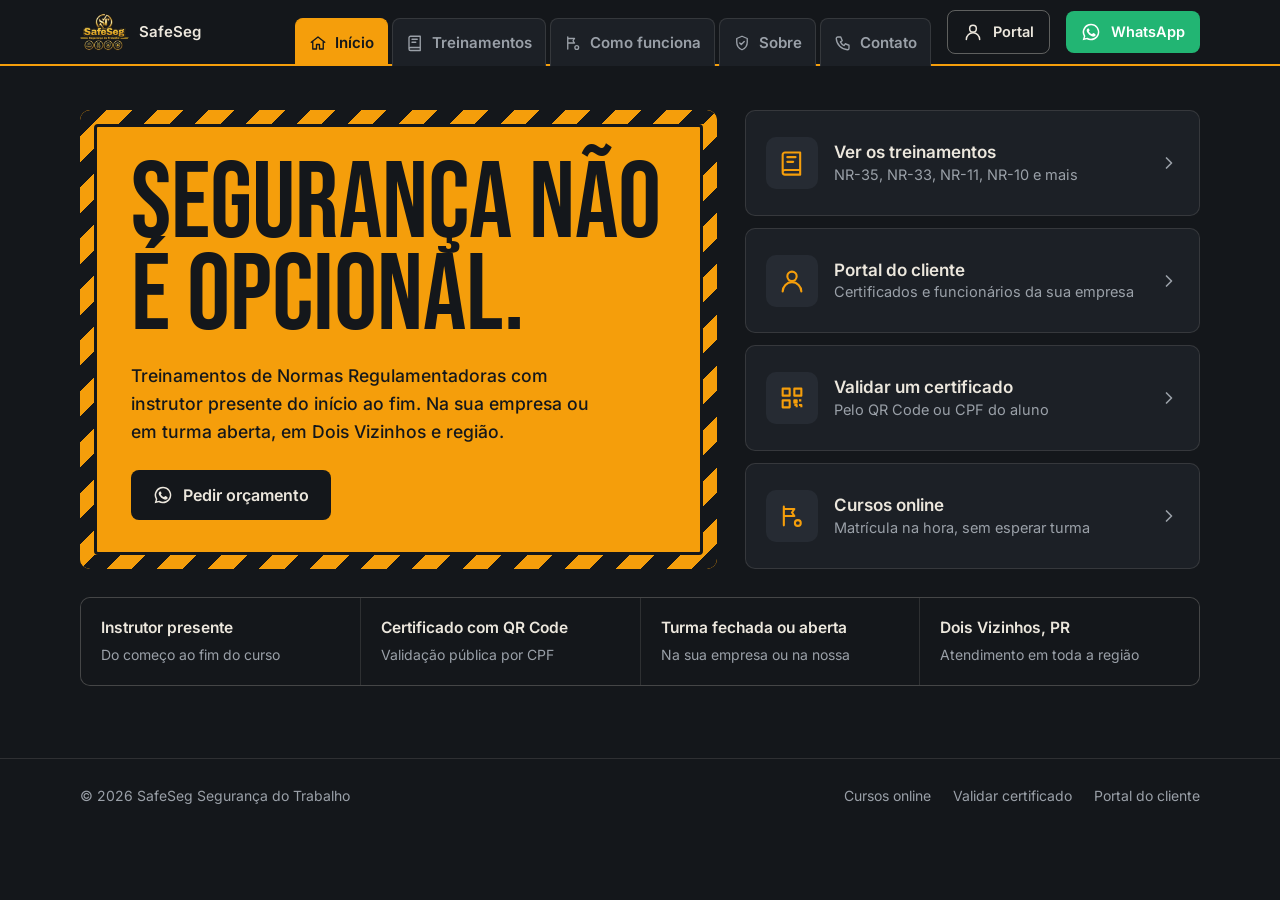
<file: index.html>
<!DOCTYPE html>
<html lang="pt-BR">
<head>
<meta charset="UTF-8">
<meta name="viewport" content="width=device-width, initial-scale=1, viewport-fit=cover">
<title>SafeSeg Segurança do Trabalho | Treinamentos NR em Dois Vizinhos, PR</title>
<meta name="description" content="Treinamentos de Normas Regulamentadoras com instrutor presente e certificado com validação pública por QR Code. Turmas na sua empresa ou turmas abertas em Dois Vizinhos, PR.">
<meta property="og:type" content="website">
<meta property="og:site_name" content="SafeSeg Segurança do Trabalho">
<meta property="og:title" content="SafeSeg Segurança do Trabalho | Treinamentos NR">
<meta property="og:description" content="Treinamentos de NR com instrutor presente e certificado com validação pública por QR Code.">
<meta property="og:url" content="https://www.safeseg.eng.br/">
<link rel="canonical" href="https://www.safeseg.eng.br/">
<meta property="og:image" content="https://www.safeseg.eng.br/assets/og-safeseg.jpg">
<meta property="og:image:width" content="1200">
<meta property="og:image:height" content="630">
<meta property="og:locale" content="pt_BR">
<meta name="twitter:card" content="summary_large_image">
<meta name="theme-color" content="#14171B">
<link rel="icon" href="data:image/svg+xml,%3Csvg xmlns='http://www.w3.org/2000/svg' viewBox='0 0 24 24'%3E%3Cpath fill='%23F59E0B' d='M12 2 4 5v6c0 5.2 3.4 9.6 8 11 4.6-1.4 8-5.8 8-11V5l-8-3z'/%3E%3C/svg%3E">
<link rel="preload" href="assets/fonts/bebas-neue-latin-400-normal.woff2" as="font" type="font/woff2" crossorigin>
<style>
@font-face{font-family:'Bebas Neue';font-weight:400;font-display:swap;src:url(assets/fonts/bebas-neue-latin-400-normal.woff2) format('woff2')}
@font-face{font-family:'Inter';font-weight:400;font-display:swap;src:url(assets/fonts/inter-latin-400-normal.woff2) format('woff2')}
@font-face{font-family:'Inter';font-weight:500;font-display:swap;src:url(assets/fonts/inter-latin-500-normal.woff2) format('woff2')}
@font-face{font-family:'Inter';font-weight:600;font-display:swap;src:url(assets/fonts/inter-latin-600-normal.woff2) format('woff2')}
@font-face{font-family:'Inter';font-weight:700;font-display:swap;src:url(assets/fonts/inter-latin-700-normal.woff2) format('woff2')}
:root{
  --grafite:#14171B; --grafite-2:#1C2026; --aco:#262B33; --linha:rgba(236,231,221,.12);
  --ambar:#F59E0B; --papel:#ECE7DD; --cinza:#9AA0A8; --verde:#22B573;
  --display:'Bebas Neue',Impact,'Arial Narrow',sans-serif;
  --texto:'Inter',system-ui,-apple-system,'Segoe UI',sans-serif;
}
*{box-sizing:border-box;margin:0;padding:0}
html{-webkit-text-size-adjust:100%}
body{background:var(--grafite);color:var(--papel);font:400 16.5px/1.6 var(--texto);min-height:100vh}
img,svg{display:block;max-width:100%}
a{color:inherit}
button{font:inherit;color:inherit;background:none;border:0;cursor:pointer}
:focus-visible{outline:3px solid var(--ambar);outline-offset:3px;border-radius:3px}
.contido{width:min(1120px,100% - 36px);margin-inline:auto}

/* ---------- topo + abas (fichário) ---------- */
.topo{position:sticky;top:0;z-index:20;background:var(--grafite);border-bottom:2px solid var(--ambar)}
.topo-linha{display:flex;align-items:center;gap:16px;height:64px}
.marca{display:flex;align-items:center;gap:10px;text-decoration:none;margin-right:auto}
.marca img{height:38px;width:auto}
.marca{flex:none;white-space:nowrap}
.marca b{font-weight:600;font-size:15px;line-height:1.15}
.marca small{display:block;font-weight:400;color:var(--cinza);font-size:12.5px}
.abas{display:flex;gap:4px;align-self:flex-end}
.aba{display:flex;align-items:center;gap:8px;padding:12px 18px 11px;border-radius:8px 8px 0 0;font-weight:600;font-size:15px;color:var(--cinza);background:var(--grafite-2);border:1px solid var(--linha);border-bottom:0;position:relative;top:2px}
.aba svg{width:18px;height:18px;flex:none}
.aba{white-space:nowrap;flex:none}
.aba:hover{color:var(--papel)}
.aba[aria-selected="true"]{background:var(--ambar);color:var(--grafite);border-color:var(--ambar)}
.btn{display:inline-flex;align-items:center;justify-content:center;gap:10px;font:600 16px/1 var(--texto);text-decoration:none;padding:15px 22px;border-radius:8px;white-space:nowrap}
.btn svg{width:20px;height:20px;flex:none}
.btn-wa{background:var(--verde);color:#fff}.btn-wa:hover{background:#1c9d62}
.btn-escuro{background:var(--grafite);color:var(--papel)}.btn-escuro:hover{background:#000}
.btn-ambar{background:var(--ambar);color:var(--grafite)}.btn-ambar:hover{background:#ffb02e}
.btn-portal{border:1.5px solid rgba(236,231,221,.35);color:var(--papel)}.btn-portal:hover{border-color:var(--ambar);color:var(--ambar)}
.btn-linha{border:2px solid var(--linha);color:var(--papel)}.btn-linha:hover{border-color:var(--papel)}
.topo .btn{padding:11px 15px;font-size:14.5px}

/* ---------- painéis ---------- */
.painel{padding:44px 0 72px}
.painel[hidden]{display:none}
@media (prefers-reduced-motion:no-preference){
  .painel:not([hidden]){animation:entra .28s ease-out}
  @keyframes entra{from{opacity:0;transform:translateY(8px)}to{opacity:1;transform:none}}
}
.titulo{font:400 clamp(42px,5.4vw,64px)/.95 var(--display);letter-spacing:.01em;margin-bottom:12px}
.intro{color:var(--cinza);max-width:62ch;font-size:17.5px;margin-bottom:32px}

/* início */
.inicio{display:grid;grid-template-columns:minmax(0,1.4fr) minmax(0,1fr);gap:28px;align-items:stretch}
.placa{position:relative;background:var(--ambar);color:var(--grafite);padding:14px;border-radius:10px}
.placa::before{content:"";position:absolute;inset:0;border-radius:10px;padding:14px;background:repeating-linear-gradient(-45deg,var(--grafite) 0 18px,var(--ambar) 18px 36px);
  -webkit-mask:linear-gradient(#000 0 0) content-box exclude,linear-gradient(#000 0 0);mask:linear-gradient(#000 0 0) content-box exclude,linear-gradient(#000 0 0)}
.placa-miolo{position:relative;border:3px solid var(--grafite);border-radius:4px;padding:32px 34px;height:100%}
.placa h1{font:400 clamp(58px,8.4vw,118px)/.86 var(--display);margin-bottom:18px}
.placa p{font-weight:500;font-size:17.5px;max-width:44ch}
.placa .btn{margin-top:24px}
.atalhos{display:grid;gap:12px;align-content:stretch}
.atalho{display:grid;grid-template-columns:52px 1fr auto;gap:16px;align-items:center;text-align:left;width:100%;padding:20px;border-radius:10px;background:var(--grafite-2);border:1px solid var(--linha);text-decoration:none}
.atalho:hover{border-color:var(--ambar)}
.atalho .ic{width:52px;height:52px;border-radius:10px;background:var(--aco);display:grid;place-items:center;color:var(--ambar)}
.atalho .ic svg{width:28px;height:28px}
.atalho b{display:block;font-size:17px;font-weight:600}
.atalho .txt{color:var(--cinza);font-size:14.5px;line-height:1.4}
.atalho .txt b{color:var(--papel)}
.atalho .seta{width:20px;height:20px;color:var(--cinza)}
.faixa{display:grid;grid-template-columns:repeat(4,1fr);gap:1px;background:var(--linha);border:1px solid var(--linha);border-radius:10px;overflow:hidden;margin-top:28px}
.faixa div{background:var(--grafite);padding:18px 20px}
.faixa b{display:block;font-weight:600;font-size:15.5px}
.faixa span{color:var(--cinza);font-size:14px}

/* treinamentos */
.filtros{display:flex;gap:8px;flex-wrap:wrap;margin-bottom:24px}
.filtro{padding:9px 16px;border-radius:999px;border:1.5px solid var(--linha);font-size:15px;font-weight:500;color:var(--cinza)}
.filtro:hover{color:var(--papel)}
.filtro[aria-pressed="true"]{background:var(--papel);color:var(--grafite);border-color:var(--papel)}
.grade{display:grid;grid-template-columns:repeat(3,minmax(0,1fr));gap:14px;list-style:none}
.curso{background:var(--grafite-2);border:1px solid var(--linha);border-radius:10px;overflow:hidden;display:flex;flex-direction:column}
.curso[hidden]{display:none}
.curso-topo{display:flex;align-items:center;gap:14px;padding:18px 18px 0}
.curso-topo .ic{width:46px;height:46px;flex:none;border-radius:50%;background:var(--ambar);color:var(--grafite);display:grid;place-items:center}
.curso-topo .ic svg{width:26px;height:26px}
.curso-nr{font:400 30px/1 var(--display);color:var(--ambar);letter-spacing:.02em}
.curso h3{font:600 18px/1.3 var(--texto);padding:12px 18px 0}
.curso p{color:var(--cinza);font-size:15px;padding:6px 18px 0;flex:1}
.curso details{margin:14px 18px 0;border-top:1px solid var(--linha)}
.curso summary{list-style:none;padding:12px 0;font-size:14.5px;font-weight:600;cursor:pointer;display:flex;justify-content:space-between;align-items:center}
.curso summary::-webkit-details-marker{display:none}
.curso summary::after{content:"+";font-size:22px;line-height:1;color:var(--ambar);transition:transform .2s}
.curso details[open] summary::after{transform:rotate(45deg)}
.curso details ul{list-style:none;padding:0 0 12px;font-size:14.5px;color:#c9c4ba}
.curso details li{padding-left:18px;position:relative;margin-bottom:6px}
.curso details li::before{content:"";position:absolute;left:0;top:.6em;width:8px;height:2px;background:var(--ambar)}
.curso a.pedir{margin:auto 18px 18px;margin-top:6px;justify-content:center}
.online{margin-top:28px;display:flex;gap:16px;align-items:center;justify-content:space-between;flex-wrap:wrap;padding:20px 22px;border-radius:10px;border:1.5px dashed rgba(245,158,11,.55)}
.online p{max-width:60ch}
.online b{color:var(--ambar)}

/* como funciona */
.trilho{list-style:none;counter-reset:p;display:grid;gap:0;max-width:760px}
.trilho li{counter-increment:p;display:grid;grid-template-columns:64px 1fr;gap:20px;position:relative;padding-bottom:30px}
.trilho li:not(:last-child)::after{content:"";position:absolute;left:31px;top:64px;bottom:0;width:2px;background:repeating-linear-gradient(var(--ambar) 0 8px,transparent 8px 14px)}
.trilho li::before{content:counter(p);width:64px;height:64px;border-radius:50%;border:2px solid var(--ambar);display:grid;place-items:center;font:400 34px/1 var(--display);color:var(--ambar)}
.trilho h3{font:600 19px/1.3 var(--texto);margin:8px 0 4px}
.trilho p{color:var(--cinza)}
.modos{display:grid;grid-template-columns:repeat(3,1fr);gap:14px;margin-top:40px}
.modos div{border-top:3px solid var(--ambar);padding-top:16px}
.modos h3{font:600 17px/1.3 var(--texto);margin-bottom:6px}
.modos p{color:var(--cinza);font-size:15px}

/* sobre */
.sobre{display:grid;grid-template-columns:minmax(0,.9fr) minmax(0,1.3fr);gap:56px;align-items:center}
.sobre img{width:min(400px,100%);margin-inline:auto}
.sobre p{color:#c9c4ba;margin-bottom:14px;max-width:60ch}
.razoes{display:grid;grid-template-columns:repeat(2,minmax(0,1fr));gap:22px 32px;margin-top:44px}
.razoes div{border-left:3px solid var(--ambar);padding-left:18px}
.razoes h3{font:600 17.5px/1.3 var(--texto);margin-bottom:4px}
.razoes p{color:var(--cinza);font-size:15.5px}
.setores{display:flex;flex-wrap:wrap;gap:8px;list-style:none;margin-top:36px}
.setores li{border:1.5px solid rgba(236,231,221,.22);border-radius:999px;padding:8px 16px;font-size:15px}

/* contato */
.contato{display:grid;grid-template-columns:minmax(0,1.1fr) minmax(0,1fr);gap:28px;align-items:start}
.contato-chamada{background:var(--ambar);color:var(--grafite);border-radius:10px;padding:32px}
.contato-chamada p{font-weight:500;font-size:17.5px;margin-bottom:22px}
.contato-chamada .titulo{margin-bottom:12px}
.canais{list-style:none;border:1px solid var(--linha);border-radius:10px;overflow:hidden}
.canais li+li{border-top:1px solid var(--linha)}
.canais a,.canais div{display:flex;justify-content:space-between;gap:14px;padding:18px 20px;text-decoration:none;flex-wrap:wrap}
.canais a:hover{background:var(--grafite-2)}
.canais span{color:var(--cinza);font-size:14.5px}
.canais b{font-weight:600}
.valida{margin-top:14px;display:flex;gap:16px;align-items:center;padding:18px 20px;border-radius:10px;background:var(--papel);color:var(--grafite);text-decoration:none}
.valida img{width:76px;height:76px;background:#fff;padding:6px;border-radius:4px;flex:none}
.valida b{display:block;font-size:16.5px}
.valida span{font-size:14.5px;color:#3b4048}

.rodape{border-top:1px solid var(--linha);padding:26px 0 32px;font-size:14px;color:var(--cinza)}
.rodape .contido{display:flex;justify-content:space-between;flex-wrap:wrap;gap:12px 28px}
.rodape nav{display:flex;flex-wrap:wrap;gap:10px 22px}
.rodape a{text-decoration:none}.rodape a:hover{color:var(--papel)}

/* ---------- responsivo ---------- */
@media (max-width:1420px){.marca small{display:none}.aba{padding:12px 13px 11px}}
@media (max-width:1100px) and (min-width:761px){.aba svg{display:none}.topo .btn-portal span{display:none}.topo .btn-portal{padding:10px}}
@media (max-width:960px) and (min-width:761px){.marca b{display:none}.topo .btn-wa span{display:none}.topo .btn-wa{padding:10px}}
@media (max-width:1000px){
  .grade{grid-template-columns:repeat(2,minmax(0,1fr))}
  .inicio,.sobre,.contato{grid-template-columns:1fr}
  .sobre img{width:220px}
  .faixa{grid-template-columns:1fr 1fr}
}
@media (max-width:760px){
  body{padding-bottom:calc(70px + env(safe-area-inset-bottom))}
  .topo{border-bottom:1px solid var(--linha)}
  .topo-linha{height:58px}
  .marca img{height:32px}
  .topo .btn span{display:none}
  .topo .btn{padding:10px}
  /* abas viram barra inferior de app */
  .abas{position:fixed;left:0;right:0;bottom:0;z-index:30;gap:0;background:var(--grafite-2);border-top:2px solid var(--ambar);padding-bottom:env(safe-area-inset-bottom);display:grid;grid-template-columns:repeat(5,1fr)}
  .aba{flex-direction:column;gap:3px;border:0;border-radius:0;top:0;background:none;padding:9px 2px 8px;font-size:11px;font-weight:600;white-space:nowrap;letter-spacing:-.01em}
  .aba svg{width:22px;height:22px}
  .aba[aria-selected="true"]{background:none;color:var(--ambar)}
  .aba[aria-selected="true"]::before{content:"";position:absolute;top:-2px;left:22%;right:22%;height:3px;background:var(--ambar);border-radius:0 0 3px 3px}
  .painel{padding:24px 0 40px}
  .placa{padding:10px}
  .placa::before{padding:10px;background:repeating-linear-gradient(-45deg,var(--grafite) 0 12px,var(--ambar) 12px 24px)}
  .placa-miolo{padding:24px 18px}
  .placa .btn{width:100%}
  .grade{grid-template-columns:1fr}
  .filtros{flex-wrap:nowrap;overflow-x:auto;margin-inline:-18px;padding-inline:18px;scrollbar-width:none}
  .filtros::-webkit-scrollbar{display:none}
  .filtro{flex:none}
  .modos,.razoes{grid-template-columns:1fr}
  .faixa{grid-template-columns:1fr}
  .contato-chamada{padding:24px}
  .contato-chamada .btn{width:100%}
}
</style>
</head>
<body>

<svg width="0" height="0" style="position:absolute" aria-hidden="true">
  <symbol id="i-wa" viewBox="0 0 24 24"><path fill="currentColor" d="M12 2a10 10 0 0 0-8.6 15.1L2 22l5-1.3A10 10 0 1 0 12 2zm0 18.2a8.2 8.2 0 0 1-4.2-1.2l-.3-.2-3 .8.8-2.9-.2-.3A8.2 8.2 0 1 1 12 20.2zm4.5-6.1c-.2-.1-1.5-.7-1.7-.8s-.4-.1-.6.1-.6.8-.8 1-.3.2-.5.1a6.7 6.7 0 0 1-3.3-2.9c-.3-.4.2-.4.7-1.3.1-.2 0-.3 0-.4l-.8-1.8c-.2-.5-.4-.4-.6-.4h-.5a1 1 0 0 0-.7.3 3 3 0 0 0-.9 2.2 5.2 5.2 0 0 0 1.1 2.7 11.8 11.8 0 0 0 4.5 4c1.7.7 2.3.8 3.2.6a2.7 2.7 0 0 0 1.8-1.3 2.2 2.2 0 0 0 .2-1.3c-.1-.1-.3-.2-.5-.3z"/></symbol>
  <symbol id="i-casa" viewBox="0 0 24 24"><path fill="none" stroke="currentColor" stroke-width="1.8" stroke-linecap="round" stroke-linejoin="round" d="M3 11 12 4l9 7M5 10v10h5v-6h4v6h5V10"/></symbol>
  <symbol id="i-livro" viewBox="0 0 24 24"><path fill="none" stroke="currentColor" stroke-width="1.8" stroke-linecap="round" stroke-linejoin="round" d="M4 5a2 2 0 0 1 2-2h13v15H6a2 2 0 0 0-2 2zM4 20a2 2 0 0 0 2 2h13v-4M8 7h7M8 11h5"/></symbol>
  <symbol id="i-passos" viewBox="0 0 24 24"><path fill="none" stroke="currentColor" stroke-width="1.8" stroke-linecap="round" stroke-linejoin="round" d="M5 4v16M5 6h9l-2 3 2 3H5"/><circle cx="17" cy="18" r="2.5" fill="none" stroke="currentColor" stroke-width="1.8"/></symbol>
  <symbol id="i-escudo" viewBox="0 0 24 24"><path fill="none" stroke="currentColor" stroke-width="1.8" stroke-linecap="round" stroke-linejoin="round" d="M12 3 5 6v5c0 4.5 3 8.3 7 10 4-1.7 7-5.5 7-10V6z"/><path fill="none" stroke="currentColor" stroke-width="1.8" stroke-linecap="round" stroke-linejoin="round" d="m9 12 2 2 4-4"/></symbol>
  <symbol id="i-fone" viewBox="0 0 24 24"><path fill="none" stroke="currentColor" stroke-width="1.8" stroke-linecap="round" stroke-linejoin="round" d="M5 4h4l2 5-2.5 1.5a11 11 0 0 0 5 5L15 13l5 2v4a2 2 0 0 1-2 2A16 16 0 0 1 3 6a2 2 0 0 1 2-2"/></symbol>
  <symbol id="i-qr" viewBox="0 0 24 24"><path fill="none" stroke="currentColor" stroke-width="1.8" stroke-linejoin="round" d="M4 4h6v6H4zM14 4h6v6h-6zM4 14h6v6H4zM14 14h2v2h-2zM18 14h2M14 18h2v2M18 18h2v2"/></symbol>
  <symbol id="i-pessoa" viewBox="0 0 24 24"><circle cx="12" cy="8" r="4" fill="none" stroke="currentColor" stroke-width="1.8"/><path fill="none" stroke="currentColor" stroke-width="1.8" stroke-linecap="round" d="M4 21c0-4.4 3.6-8 8-8s8 3.6 8 8"/></symbol>
  <symbol id="i-seta" viewBox="0 0 24 24"><path fill="none" stroke="currentColor" stroke-width="2" stroke-linecap="round" stroke-linejoin="round" d="m9 6 6 6-6 6"/></symbol>
  <!-- pictogramas dos cursos -->
  <symbol id="c-altura" viewBox="0 0 24 24"><path fill="none" stroke="currentColor" stroke-width="1.8" stroke-linecap="round" stroke-linejoin="round" d="M7 3v18M17 3v18M7 7h10M7 12h10M7 17h10"/></symbol>
  <symbol id="c-confinado" viewBox="0 0 24 24"><path fill="none" stroke="currentColor" stroke-width="1.8" stroke-linecap="round" stroke-linejoin="round" d="M5 8a7 3 0 0 0 14 0 7 3 0 0 0-14 0v9a7 3 0 0 0 14 0V8"/><path fill="none" stroke="currentColor" stroke-width="1.8" stroke-linecap="round" d="M10 3h4v3h-4z"/></symbol>
  <symbol id="c-maquina" viewBox="0 0 24 24"><circle cx="12" cy="12" r="3.2" fill="none" stroke="currentColor" stroke-width="1.8"/><path fill="none" stroke="currentColor" stroke-width="1.8" stroke-linecap="round" d="M12 2.5v3M12 18.5v3M2.5 12h3M18.5 12h3M5.3 5.3l2.1 2.1M16.6 16.6l2.1 2.1M5.3 18.7l2.1-2.1M16.6 7.4l2.1-2.1"/></symbol>
  <symbol id="c-eletrica" viewBox="0 0 24 24"><path fill="none" stroke="currentColor" stroke-width="1.8" stroke-linecap="round" stroke-linejoin="round" d="M13 2 4 14h7l-1 8 9-12h-7z"/></symbol>
  <symbol id="c-obra" viewBox="0 0 24 24"><path fill="none" stroke="currentColor" stroke-width="1.8" stroke-linecap="round" stroke-linejoin="round" d="M3 17h18M5 17a7 7 0 0 1 14 0M10 10V6h4v4"/></symbol>
  <symbol id="c-epi" viewBox="0 0 24 24"><path fill="none" stroke="currentColor" stroke-width="1.8" stroke-linecap="round" stroke-linejoin="round" d="M8 3 4 6v14h16V6l-4-3M8 3c0 2 1.8 3 4 3s4-1 4-3M4 13h16"/></symbol>
  <symbol id="c-cipa" viewBox="0 0 24 24"><circle cx="9" cy="8" r="3" fill="none" stroke="currentColor" stroke-width="1.8"/><circle cx="17" cy="9" r="2.4" fill="none" stroke="currentColor" stroke-width="1.8"/><path fill="none" stroke="currentColor" stroke-width="1.8" stroke-linecap="round" d="M3 20c0-3.3 2.7-6 6-6s6 2.7 6 6M15 14.5c3 0 6 1.5 6 5.5"/></symbol>
  <symbol id="c-fogo" viewBox="0 0 24 24"><path fill="none" stroke="currentColor" stroke-width="1.8" stroke-linecap="round" stroke-linejoin="round" d="M12 21c4 0 7-2.7 7-6.6 0-4.4-4-6.4-4.8-10.4C11 6 9.6 8.8 10 11c-1.4-.6-2.2-2-2.4-3C5.8 9.6 5 12 5 14.4 5 18.3 8 21 12 21z"/></symbol>
  <symbol id="c-doc" viewBox="0 0 24 24"><path fill="none" stroke="currentColor" stroke-width="1.8" stroke-linecap="round" stroke-linejoin="round" d="M9 4h6v3H9zM7 5H5v16h14V5h-2M8 12h8M8 16h5"/></symbol>
  <symbol id="c-empilhadeira" viewBox="0 0 24 24"><path fill="none" stroke="currentColor" stroke-width="1.8" stroke-linecap="round" stroke-linejoin="round" d="M3 4v14M3 15h4M9 18V9h5l3 5v4M9 13h8"/><circle cx="10.5" cy="18.5" r="1.8" fill="none" stroke="currentColor" stroke-width="1.8"/><circle cx="17" cy="18.5" r="1.8" fill="none" stroke="currentColor" stroke-width="1.8"/></symbol>
  <symbol id="c-gancho" viewBox="0 0 24 24"><path fill="none" stroke="currentColor" stroke-width="1.8" stroke-linecap="round" stroke-linejoin="round" d="M3 4h18M12 4v6M10 10h4v3M12 13v2a3 3 0 1 1-3 3"/></symbol>
  <symbol id="c-paleteira" viewBox="0 0 24 24"><path fill="none" stroke="currentColor" stroke-width="1.8" stroke-linecap="round" stroke-linejoin="round" d="M6 3l3 10M9 13h11v4H6M3 17h3"/><circle cx="8" cy="19" r="1.6" fill="none" stroke="currentColor" stroke-width="1.8"/><circle cx="18" cy="19" r="1.6" fill="none" stroke="currentColor" stroke-width="1.8"/></symbol>
  <symbol id="c-solda" viewBox="0 0 24 24"><path fill="none" stroke="currentColor" stroke-width="1.8" stroke-linecap="round" stroke-linejoin="round" d="M4 20 14 10M14 10l3-3M16 13l2 1M18 9l2-1M13 6l-1-2M17 4l1-1"/></symbol>
  <symbol id="c-carro" viewBox="0 0 24 24"><path fill="none" stroke="currentColor" stroke-width="1.8" stroke-linecap="round" stroke-linejoin="round" d="M4 16v-4l2-5h12l2 5v4zM4 12h16M4 16v2M20 16v2"/><circle cx="7.5" cy="14" r=".8" fill="currentColor"/><circle cx="16.5" cy="14" r=".8" fill="currentColor"/></symbol>
</svg>

<header class="topo">
  <div class="contido topo-linha">
    <a class="marca" href="#inicio" aria-label="SafeSeg, ir para o início">
      <img src="assets/logo-sm.webp" alt="" width="160" height="124">
      <b>SafeSeg<small>Segurança do Trabalho</small></b>
    </a>
    <nav class="abas" role="tablist" aria-label="Seções do site">
      <button class="aba" role="tab" id="t-inicio" aria-controls="inicio" aria-selected="true"><svg><use href="#i-casa"/></svg>Início</button>
      <button class="aba" role="tab" id="t-treinamentos" aria-controls="treinamentos" aria-selected="false" tabindex="-1"><svg><use href="#i-livro"/></svg>Treinamentos</button>
      <button class="aba" role="tab" id="t-como-funciona" aria-controls="como-funciona" aria-selected="false" tabindex="-1"><svg><use href="#i-passos"/></svg>Como funciona</button>
      <button class="aba" role="tab" id="t-sobre" aria-controls="sobre" aria-selected="false" tabindex="-1"><svg><use href="#i-escudo"/></svg>Sobre</button>
      <button class="aba" role="tab" id="t-contato" aria-controls="contato" aria-selected="false" tabindex="-1"><svg><use href="#i-fone"/></svg>Contato</button>
    </nav>
    <a class="btn btn-portal" href="/portal/" aria-label="Entrar no Portal do Cliente"><svg><use href="#i-pessoa"/></svg><span>Portal</span></a>
    <a class="btn btn-wa" href="https://wa.me/5546999203945?text=Ol%C3%A1%2C%20quero%20saber%20mais%20sobre%20os%20treinamentos%20da%20SafeSeg" aria-label="Falar no WhatsApp"><svg><use href="#i-wa"/></svg><span>WhatsApp</span></a>
  </div>
</header>

<main>

<!-- ============ INÍCIO ============ -->
<section class="painel" id="inicio" role="tabpanel" aria-labelledby="t-inicio">
  <div class="contido">
    <div class="inicio">
      <div class="placa"><div class="placa-miolo">
        <h1>Segurança não é opcional.</h1>
        <p>Treinamentos de Normas Regulamentadoras com instrutor presente do início ao fim. Na sua empresa ou em turma aberta, em Dois Vizinhos e região.</p>
        <a class="btn btn-escuro" href="https://wa.me/5546999203945?text=Ol%C3%A1%2C%20quero%20um%20or%C3%A7amento%20de%20treinamento"><svg><use href="#i-wa"/></svg>Pedir orçamento</a>
      </div></div>
      <div class="atalhos">
        <a class="atalho" href="#treinamentos"><span class="ic"><svg><use href="#i-livro"/></svg></span><span class="txt"><b>Ver os treinamentos</b>NR-35, NR-33, NR-11, NR-10 e mais</span><svg class="seta"><use href="#i-seta"/></svg></a>
        <a class="atalho" href="/portal/"><span class="ic"><svg><use href="#i-pessoa"/></svg></span><span class="txt"><b>Portal do cliente</b>Certificados e funcionários da sua empresa</span><svg class="seta"><use href="#i-seta"/></svg></a>
        <a class="atalho" href="https://safesegtreinamentos.github.io/Central/validador/"><span class="ic"><svg><use href="#i-qr"/></svg></span><span class="txt"><b>Validar um certificado</b>Pelo QR Code ou CPF do aluno</span><svg class="seta"><use href="#i-seta"/></svg></a>
        <a class="atalho" href="/loja/"><span class="ic"><svg><use href="#i-passos"/></svg></span><span class="txt"><b>Cursos online</b>Matrícula na hora, sem esperar turma</span><svg class="seta"><use href="#i-seta"/></svg></a>
      </div>
    </div>
    <div class="faixa">
      <div><b>Instrutor presente</b><span>Do começo ao fim do curso</span></div>
      <div><b>Certificado com QR Code</b><span>Validação pública por CPF</span></div>
      <div><b>Turma fechada ou aberta</b><span>Na sua empresa ou na nossa</span></div>
      <div><b>Dois Vizinhos, PR</b><span>Atendimento em toda a região</span></div>
    </div>
  </div>
</section>

<!-- ============ TREINAMENTOS ============ -->
<section class="painel" id="treinamentos" role="tabpanel" aria-labelledby="t-treinamentos" hidden>
  <div class="contido">
    <h2 class="titulo">Treinamentos</h2>
    <p class="intro">Carga horária, conteúdo e material seguem a NR de cada curso. Toque em "O que você aprende" para ver o conteúdo.</p>
    <div class="filtros" role="group" aria-label="Filtrar treinamentos">
      <button class="filtro" aria-pressed="true" data-f="todos">Todos</button>
      <button class="filtro" aria-pressed="false" data-f="risco">Riscos graves</button>
      <button class="filtro" aria-pressed="false" data-f="industria">Indústria e obra</button>
      <button class="filtro" aria-pressed="false" data-f="cargas">Cargas e veículos</button>
      <button class="filtro" aria-pressed="false" data-f="emergencia">Emergência</button>
      <button class="filtro" aria-pressed="false" data-f="gestao">Gestão e documentos</button>
    </div>
    <ul class="grade" id="grade"></ul>
    <div class="online">
      <p><b>Precisa de um curso online agora?</b> Na loja você faz a matrícula na hora e começa sem esperar turma.</p>
      <a class="btn btn-ambar" href="/loja/">Ver cursos online</a>
    </div>
  </div>
</section>

<!-- ============ COMO FUNCIONA ============ -->
<section class="painel" id="como-funciona" role="tabpanel" aria-labelledby="t-como-funciona" hidden>
  <div class="contido">
    <h2 class="titulo">Do primeiro contato ao certificado</h2>
    <p class="intro">Você fala direto com quem vai dar o treinamento.</p>
    <ol class="trilho">
      <li><div><h3>Você chama no WhatsApp</h3><p>Conta qual treinamento precisa e quantas pessoas vão fazer.</p></div></li>
      <li><div><h3>Recebe a proposta</h3><p>Valor, carga horária e data combinados com você.</p></div></li>
      <li><div><h3>O treinamento acontece</h3><p>Na sua empresa ou em turma aberta, com prática quando a norma exige.</p></div></li>
      <li><div><h3>Certificado com QR Code</h3><p>Emitido para cada aluno e conferível a qualquer momento, inclusive numa fiscalização.</p></div></li>
    </ol>
    <div class="modos">
      <div><h3>Presencial</h3><p>Teoria e prática com o instrutor junto o tempo todo.</p></div>
      <div><h3>Semipresencial</h3><p>Teoria à distância e prática presencial, quando a norma permite.</p></div>
      <div><h3>Online</h3><p>Parte teórica à distância nas NRs que autorizam.</p></div>
    </div>
  </div>
</section>

<!-- ============ SOBRE ============ -->
<section class="painel" id="sobre" role="tabpanel" aria-labelledby="t-sobre" hidden>
  <div class="contido">
    <div class="sobre">
      <img src="assets/logo-hero.webp" alt="Emblema SafeSeg Segurança do Trabalho" width="440" height="340" loading="lazy">
      <div>
        <h2 class="titulo">Quem faz a SafeSeg</h2>
        <p>A SafeSeg nasceu da ideia de que segurança do trabalho feita pela metade não protege ninguém, só cria a ilusão de conformidade. Por trás de cada certificado tem um instrutor que esteve presente, avaliou o risco de verdade e assina aquilo que ensinou.</p>
        <p>Atendemos pequenas, médias e grandes empresas, com escritório em Dois Vizinhos, PR.</p>
      </div>
    </div>
    <div class="razoes">
      <div><h3>Instrutor presente do começo ao fim</h3><p>Quem assina o certificado é quem esteve com a sua equipe.</p></div>
      <div><h3>Conteúdo do seu risco real</h3><p>Exemplos e prática montados com base na operação da sua empresa.</p></div>
      <div><h3>Validação pública</h3><p>QR Code e consulta por CPF, fácil de comprovar numa fiscalização ou integração.</p></div>
      <div><h3>Turma fechada ou aberta</h3><p>Levamos o treinamento até você ou você inscreve um colaborador na próxima turma.</p></div>
    </div>
    <ul class="setores" aria-label="Setores atendidos">
      <li>Construção</li><li>Metalurgia</li><li>Agronegócio</li><li>Transporte</li><li>Madeireiro</li><li>E qualquer outro ramo</li>
    </ul>
  </div>
</section>

<!-- ============ CONTATO ============ -->
<section class="painel" id="contato" role="tabpanel" aria-labelledby="t-contato" hidden>
  <div class="contido contato">
    <div class="contato-chamada">
      <h2 class="titulo">Vamos agendar seu treinamento</h2>
      <p>Mande uma mensagem com o treinamento e o número de pessoas. A resposta vem com proposta e datas.</p>
      <a class="btn btn-escuro" href="https://wa.me/5546999203945?text=Ol%C3%A1%2C%20quero%20agendar%20um%20treinamento"><svg><use href="#i-wa"/></svg>Chamar no WhatsApp</a>
    </div>
    <div>
      <ul class="canais">
        <li><a href="https://wa.me/5546999203945"><span>WhatsApp</span><b>(46) 99920-3945</b></a></li>
        <li><a href="mailto:contato@safeseg.eng.br"><span>E-mail</span><b>contato@safeseg.eng.br</b></a></li>
        <li><a href="https://instagram.com/safeseg.seguranca"><span>Instagram</span><b>@safeseg.seguranca</b></a></li>
        <li><div><span>Escritório</span><b>Dois Vizinhos, PR</b></div></li>
      </ul>
      <a class="valida" href="https://safesegtreinamentos.github.io/Central/validador/">
        <img src="assets/qr-validador.svg" alt="">
        <span class="txt"><b>Validar um certificado</b>Aponte a câmera para o QR Code ou toque aqui para buscar pelo CPF.</span>
      </a>
    </div>
  </div>
</section>

</main>

<footer class="rodape">
  <div class="contido">
    <p>© <span id="ano">2026</span> SafeSeg Segurança do Trabalho</p>
    <nav aria-label="Links do rodapé">
      <a href="/loja/">Cursos online</a>
      <a href="https://safesegtreinamentos.github.io/Central/validador/">Validar certificado</a>
      <a href="/portal/">Portal do cliente</a>
    </nav>
  </div>
</footer>

<script>
const WA='https://wa.me/5546999203945?text=';
const cursos=[
 {nr:'NR-35',nome:'Trabalho em Altura',ic:'altura',cat:'risco',txt:'Atividades acima de 2 metros com risco de queda. Formação e reciclagem.',it:['Análise de risco e permissão de trabalho','Sistemas de ancoragem e cinto paraquedista','Inspeção dos equipamentos','Noções de resgate e primeiros socorros']},
 {nr:'NR-33',nome:'Espaços Confinados',ic:'confinado',cat:'risco',txt:'Trabalhadores autorizados, vigias e supervisores de entrada.',it:['Reconhecimento de espaço confinado','Monitoramento da atmosfera e ventilação','Permissão de entrada e trabalho (PET)','Procedimentos de emergência e resgate']},
 {nr:'NR-10',nome:'Segurança em Eletricidade',ic:'eletrica',cat:'risco',txt:'Serviços em instalações elétricas com prevenção de choque e arco elétrico.',it:['Riscos elétricos e medidas de controle','Desenergização e bloqueio','EPI e EPC para eletricidade','Primeiros socorros em choque elétrico']},
 {nr:'NR-34',nome:'Trabalho a Quente',ic:'solda',cat:'risco',txt:'Solda, corte e esmerilhamento com prevenção de incêndio e explosão.',it:['Riscos de solda, corte e esmerilhamento','Permissão de trabalho a quente','Observador e prevenção de incêndio','Proteção da área e EPI']},
 {nr:'NR-12',nome:'Máquinas e Equipamentos',ic:'maquina',cat:'industria',txt:'Operação segura e bloqueio de energia (LOTO) em máquinas e linhas.',it:['Zonas de perigo e proteções','Dispositivos de segurança e parada de emergência','Bloqueio e etiquetagem (LOTO)','Prática na máquina da própria empresa']},
 {nr:'NR-11',nome:'Operador de Empilhadeira',ic:'empilhadeira',cat:'cargas',txt:'Formação e reciclagem de operadores, com prova prática na empilhadeira.',it:['Tipos e partes da empilhadeira','Inspeção diária com checklist','Estabilidade, capacidade e centro de gravidade','Prova prática de operação']},
 {nr:'NR-11',nome:'Operador de Ponte Rolante',ic:'gancho',cat:'cargas',txt:'Movimentação segura de cargas suspensas com ponte rolante e talhas.',it:['Componentes e dispositivos de segurança','Cintas, cabos e acessórios de içamento','Sinalização e comunicação com o ajudante','Prática de movimentação de carga']},
 {nr:'NR-11',nome:'Operador de Transpaleteira',ic:'paleteira',cat:'cargas',txt:'Uso seguro de transpaleteira manual e elétrica na movimentação de paletes.',it:['Tipos de transpaleteira','Inspeção antes do uso','Movimentação e empilhamento seguros','Prática operacional']},
 {nr:'NR-18',nome:'Construção Civil',ic:'obra',cat:'industria',txt:'Condições de trabalho no canteiro de obras.',it:['Organização do canteiro','Andaimes e plataformas','Proteções coletivas','Riscos de cada etapa da obra']},
 {nr:'NR-06',nome:'Uso de EPI',ic:'epi',cat:'industria',txt:'Escolha, uso correto e conservação dos equipamentos de proteção.',it:['Obrigações da empresa e do trabalhador','EPI certo para cada risco','Uso, guarda e conservação','Certificado de Aprovação (CA)']},
 {nr:'Trânsito',nome:'Direção Defensiva',ic:'carro',cat:'cargas',txt:'Para motoristas e colaboradores que dirigem veículos da empresa.',it:['Elementos da direção defensiva','Condições adversas de via, clima e veículo','Distância de segurança e frenagem','Prevenção de acidentes com veículos da frota']},
 {nr:'Brigada',nome:'Brigada de Incêndio',ic:'fogo',cat:'emergencia',txt:'Prevenção e combate a princípio de incêndio, abandono e primeiros socorros.',it:['Classes de fogo e extintores','Combate a princípio de incêndio','Abandono de área','Primeiros socorros']},
 {nr:'NR-05',nome:'CIPA',ic:'cipa',cat:'gestao',txt:'Formação dos membros da Comissão Interna de Prevenção de Acidentes.',it:['Atribuições da CIPA','Mapa de riscos','Investigação de acidentes','Reuniões e plano de trabalho']},
 {nr:'PGR',nome:'Elaboração do PGR',ic:'doc',cat:'gestao',txt:'Programa de Gerenciamento de Riscos feito a partir de visita e levantamento em campo, com responsável técnico.',it:['Visita e levantamento dos riscos','Inventário de riscos','Plano de ação com prazos','Atualização quando a operação muda']}
];
const grade=document.getElementById('grade');
grade.innerHTML=cursos.map(c=>`
  <li class="curso" data-cat="${c.cat}">
    <div class="curso-topo"><span class="ic"><svg aria-hidden="true"><use href="#c-${c.ic}"/></svg></span><span class="curso-nr">${c.nr}</span></div>
    <h3>${c.nome}</h3>
    <p>${c.txt}</p>
    <details><summary>O que você aprende</summary><ul>${c.it.map(i=>`<li>${i}</li>`).join('')}</ul></details>
    <a class="btn btn-wa pedir" href="${WA+encodeURIComponent('Olá, quero um orçamento do treinamento '+c.nr+(c.nr===c.nome?'':' '+c.nome))}"><svg><use href="#i-wa"/></svg>${c.btn||'Pedir orçamento'}</a>
  </li>`).join('');

document.querySelectorAll('.filtro').forEach(b=>b.addEventListener('click',()=>{
  document.querySelectorAll('.filtro').forEach(x=>x.setAttribute('aria-pressed',x===b));
  const f=b.dataset.f;
  grade.querySelectorAll('.curso').forEach(c=>c.hidden=!(f==='todos'||c.dataset.cat===f));
}));

/* abas com endereço (#treinamentos etc.) para o botão voltar e links diretos funcionarem */
const abas=[...document.querySelectorAll('.aba')];
const ids=abas.map(a=>a.getAttribute('aria-controls'));
function abrir(id,foco){
  if(!ids.includes(id)) id='inicio';
  abas.forEach(a=>{const on=a.getAttribute('aria-controls')===id;a.setAttribute('aria-selected',on);a.tabIndex=on?0:-1;if(on&&foco)a.focus();});
  ids.forEach(i=>document.getElementById(i).hidden=i!==id);
  requestAnimationFrame(()=>window.scrollTo(0,0));
}
abas.forEach((a,i)=>{
  a.addEventListener('click',()=>{location.hash=a.getAttribute('aria-controls');});
  a.addEventListener('keydown',e=>{
    const d=e.key==='ArrowRight'?1:e.key==='ArrowLeft'?-1:0; if(!d)return;
    const n=abas[(i+d+abas.length)%abas.length]; location.hash=n.getAttribute('aria-controls'); n.focus();
  });
});
addEventListener('hashchange',()=>abrir(location.hash.slice(1)));
abrir(location.hash.slice(1));
document.getElementById('ano').textContent=new Date().getFullYear();
</script>
</body>
</html>
</file>
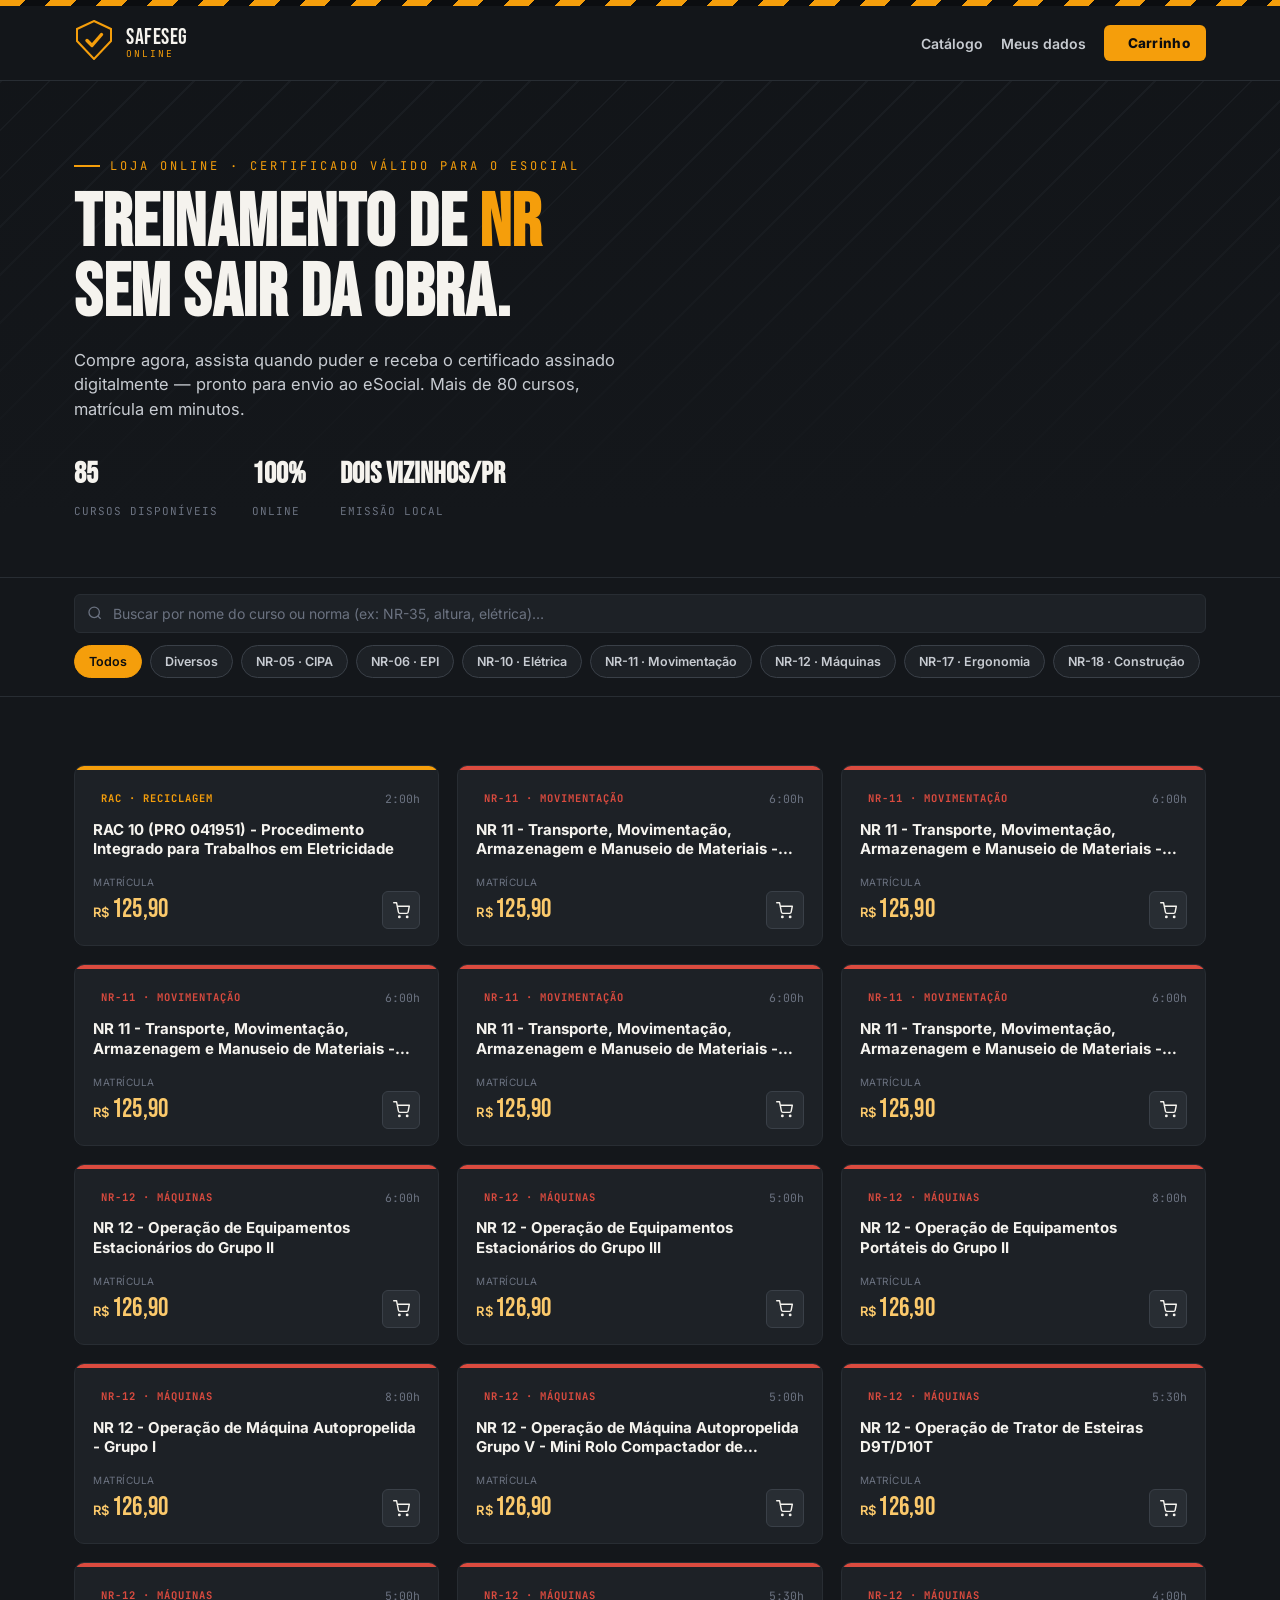
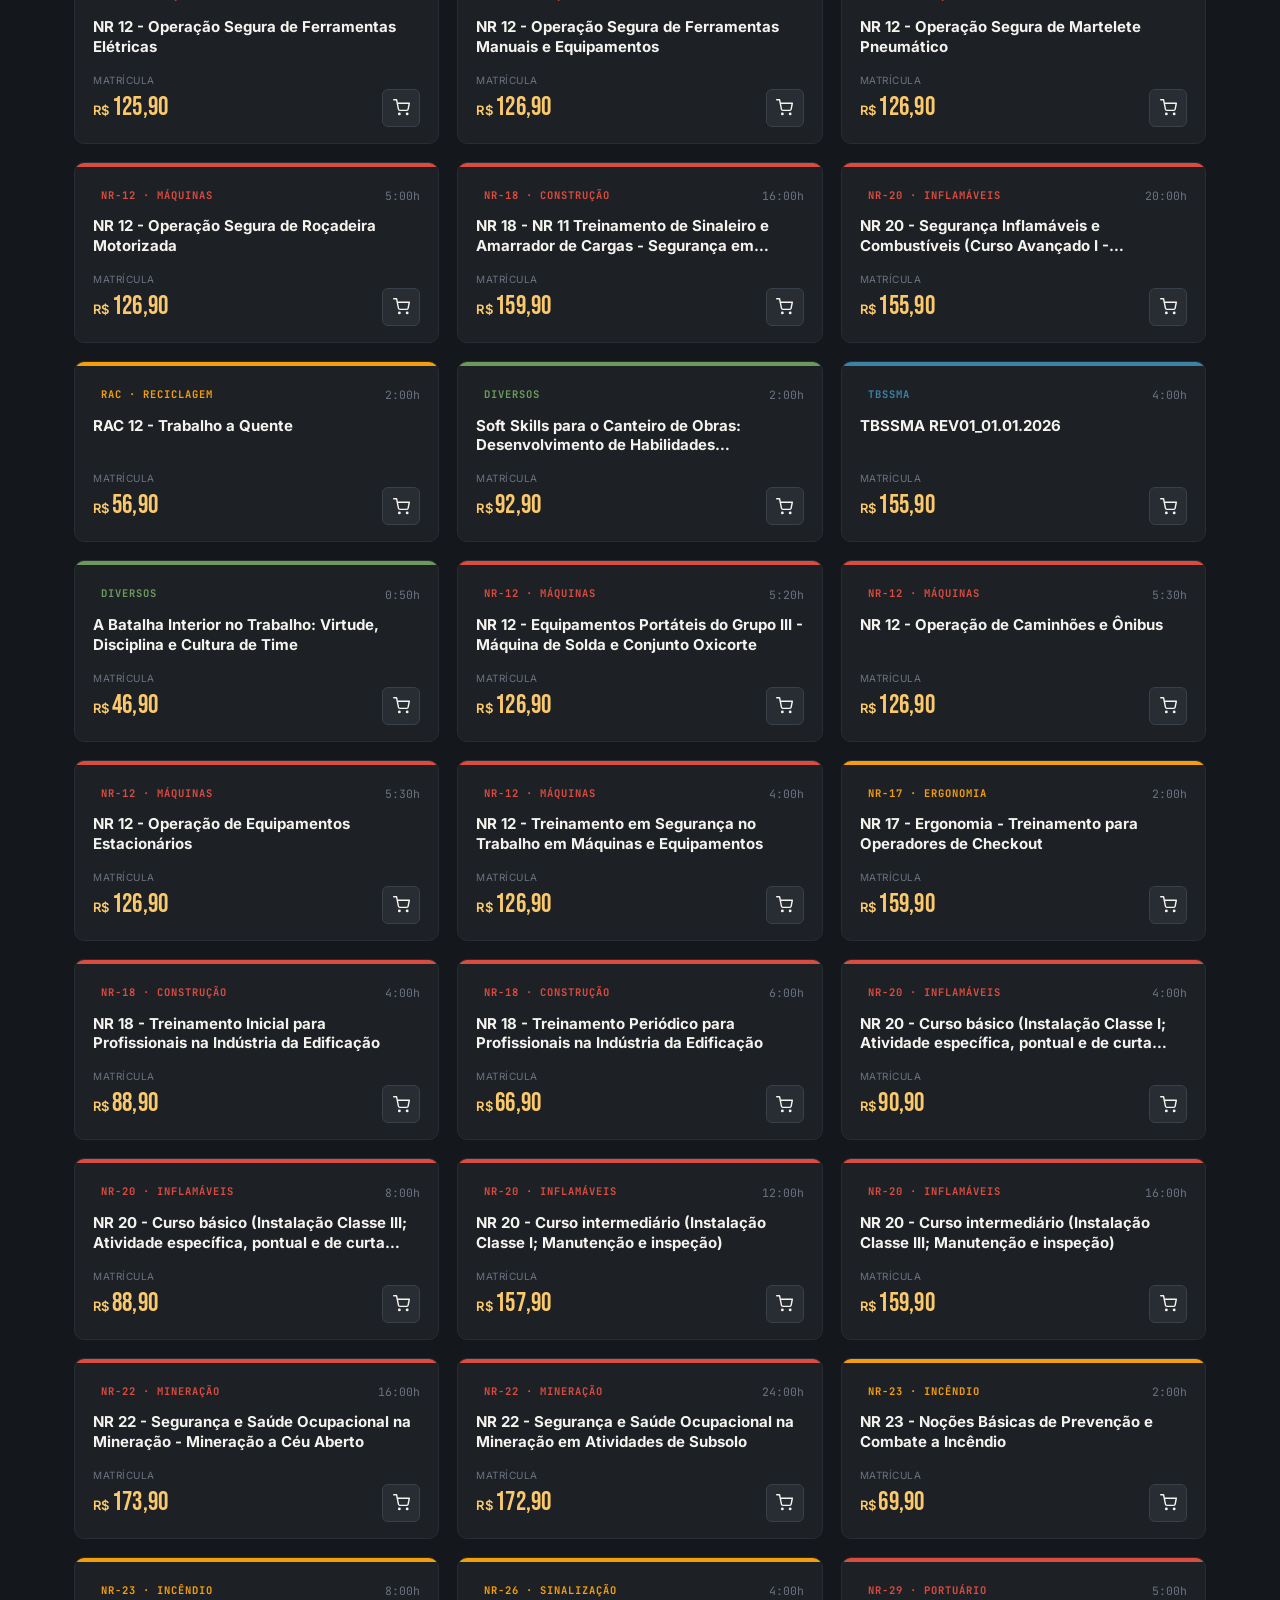
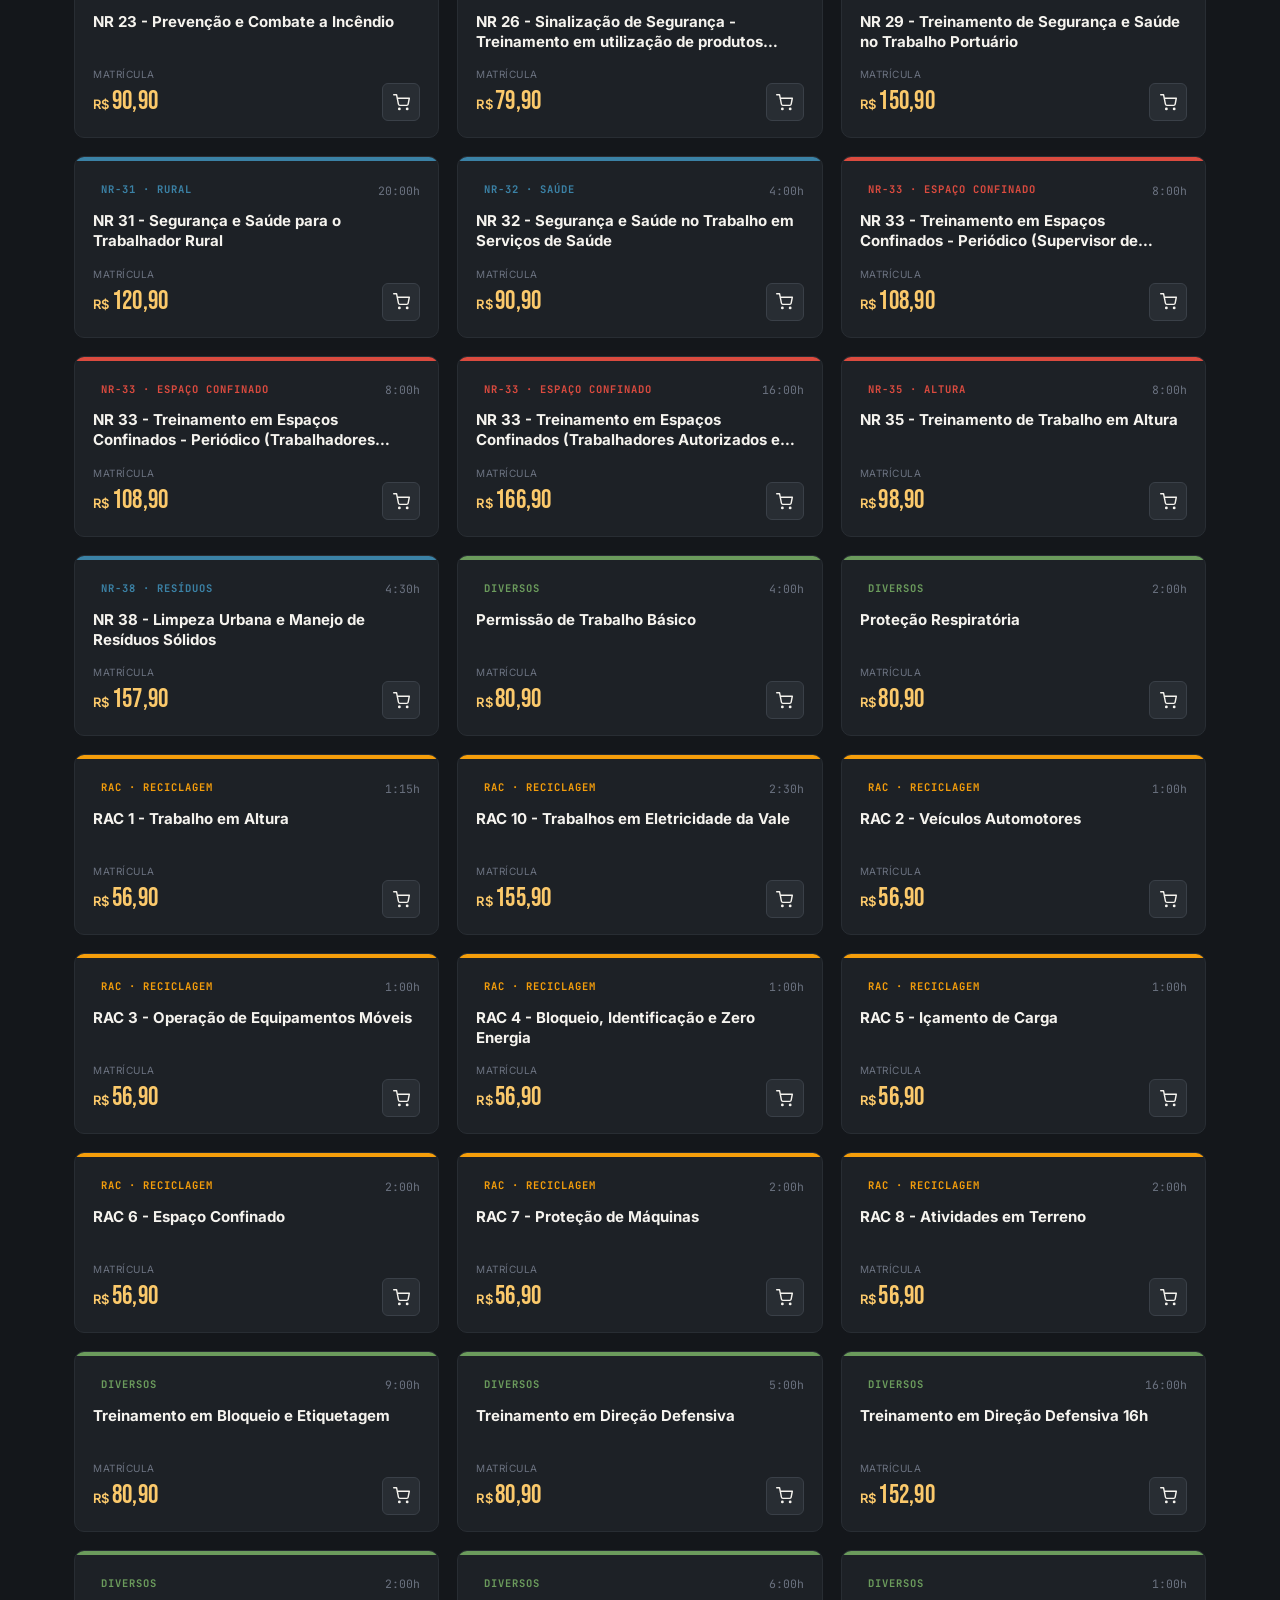
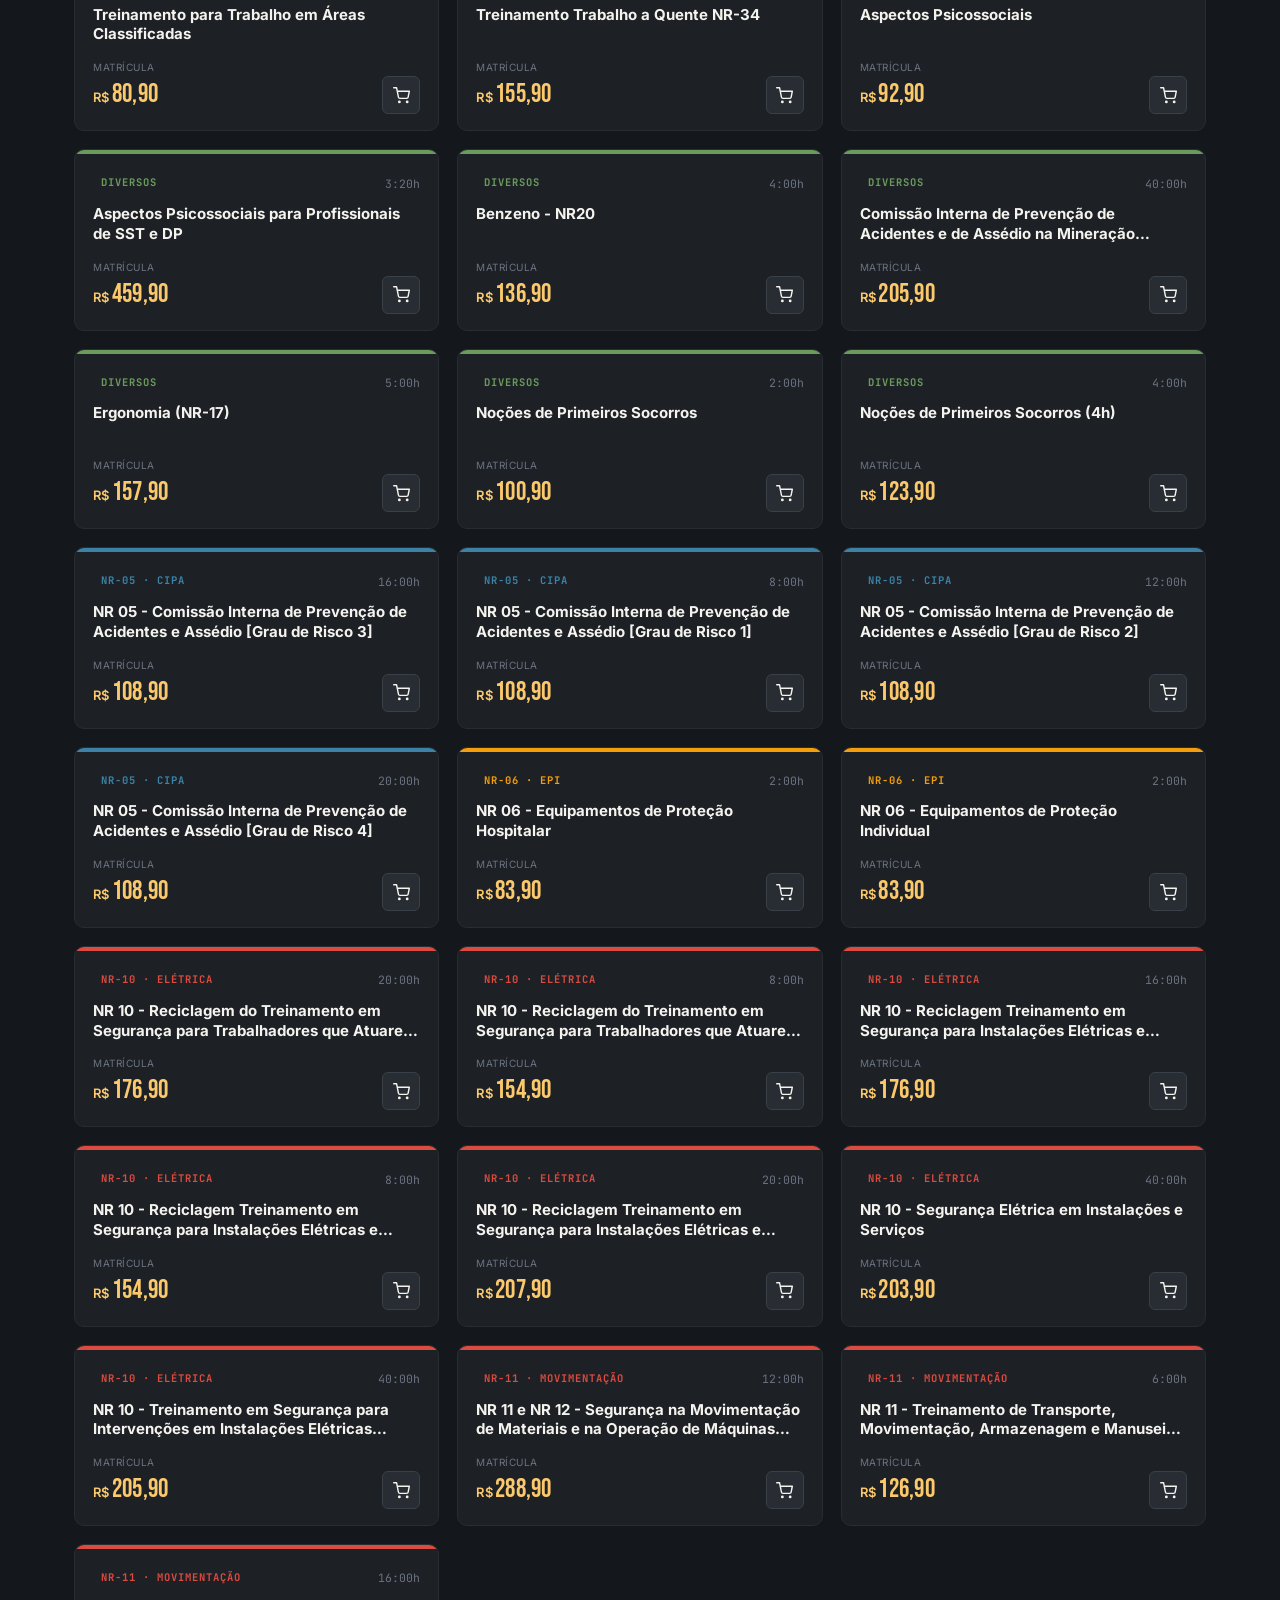
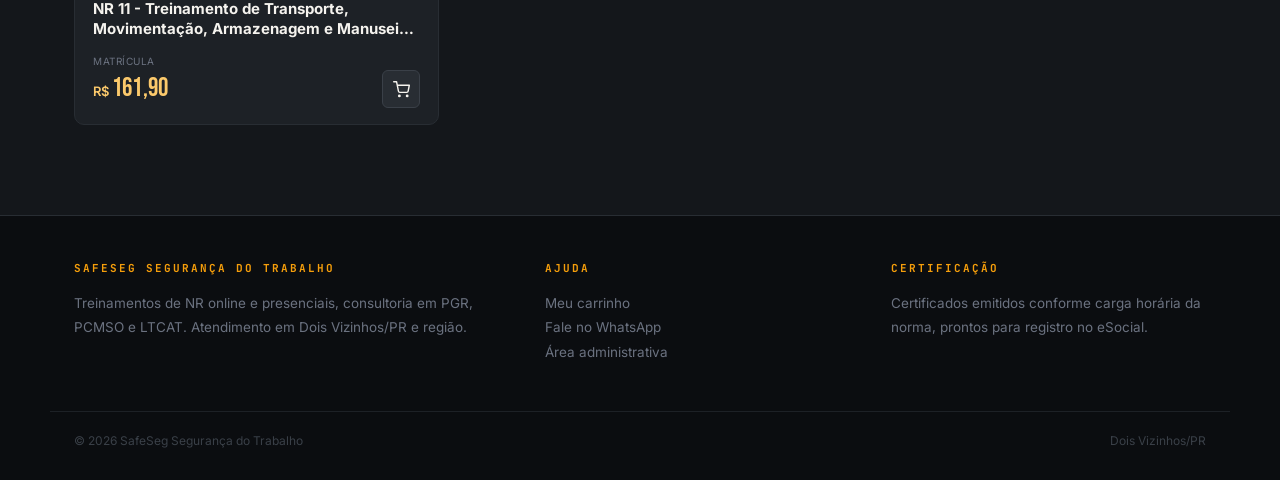
<file: loja/index.html>
<!DOCTYPE html>
<html lang="pt-BR">
<head>
<meta charset="UTF-8">
<meta name="viewport" content="width=device-width, initial-scale=1.0">
<title>SafeSeg Online — Treinamentos NR com Certificado</title>
<meta name="description" content="Treinamentos de Segurança do Trabalho 100% online, com certificado válido para o eSocial. Matrícula imediata e pagamento seguro.">
<link rel="stylesheet" href="assets/style.css">
</head>
<body>

<div class="hazard-rule"></div>

<header class="site-header">
  <div class="container bar">
    <a href="index.html" class="brand">
      <span id="logoSlot"></span>
      <div class="brand-text">
        <span class="name">SafeSeg</span>
        <span class="sub">Online</span>
      </div>
    </a>
    <div class="nav-actions">
      <a class="nav-link" href="index.html">Catálogo</a>
      <a class="nav-link" href="carrinho.html">Meus dados</a>
      <button class="cart-btn" data-open-cart>
        <span id="cartIconSlot"></span>
        <span>Carrinho</span>
        <span class="cart-count" style="display:none">0</span>
      </button>
    </div>
  </div>
</header>

<section class="hero">
  <div class="container">
    <div class="hero-eyebrow">Loja Online · Certificado Válido para o eSocial</div>
    <h1>Treinamento de <em>NR</em><br>sem sair da obra.</h1>
    <p>Compre agora, assista quando puder e receba o certificado assinado digitalmente — pronto para envio ao eSocial. Mais de 80 cursos, matrícula em minutos.</p>
    <div class="hero-stats">
      <div class="hero-stat"><b id="statTotal">—</b><span>Cursos disponíveis</span></div>
      <div class="hero-stat"><b>100%</b><span>Online</span></div>
      <div class="hero-stat"><b>Dois Vizinhos/PR</b><span>Emissão local</span></div>
    </div>
  </div>
</section>

<div class="filters-bar">
  <div class="container">
    <div class="filters-row">
      <div class="search-box">
        <svg width="16" height="16" viewBox="0 0 24 24" fill="none" stroke="#6B7280" stroke-width="2"><circle cx="11" cy="11" r="8"/><line x1="21" y1="21" x2="16.65" y2="16.65"/></svg>
        <input id="searchInput" type="text" placeholder="Buscar por nome do curso ou norma (ex: NR-35, altura, elétrica)…">
      </div>
    </div>
    <div class="chip-scroll" id="chipRow" style="margin-top:12px;"></div>
  </div>
</div>

<section class="catalog-section">
  <div class="container">
    <div id="catalogGrid" class="catalog-grid"></div>
    <div id="emptyState" class="empty-state" style="display:none;">
      <b>Nenhum curso encontrado</b>
      Tente outro termo de busca ou remova o filtro de categoria.
    </div>
  </div>
</section>

<footer class="site-footer">
  <div class="container footer-grid">
    <div>
      <h4>SafeSeg Segurança do Trabalho</h4>
      <p>Treinamentos de NR online e presenciais, consultoria em PGR, PCMSO e LTCAT. Atendimento em Dois Vizinhos/PR e região.</p>
    </div>
    <div>
      <h4>Ajuda</h4>
      <p><a href="carrinho.html">Meu carrinho</a><br>
      <a href="#" id="footWhats">Fale no WhatsApp</a><br>
      <a href="admin.html">Área administrativa</a></p>
    </div>
    <div>
      <h4>Certificação</h4>
      <p>Certificados emitidos conforme carga horária da norma, prontos para registro no eSocial.</p>
    </div>
  </div>
  <div class="container footer-bottom">
    <span>© <span id="year"></span> SafeSeg Segurança do Trabalho</span>
    <span>Dois Vizinhos/PR</span>
  </div>
</footer>

<!-- Cart drawer -->
<div class="overlay" id="cartOverlay"></div>
<aside class="cart-drawer" id="cartDrawer">
  <div class="cart-header">
    <h3>Seu carrinho</h3>
    <button class="cart-close" id="cartClose">&times;</button>
  </div>
  <div class="cart-items" id="cartItems"></div>
  <div class="cart-footer" id="cartFooter" style="display:none;">
    <div class="cart-total-row">
      <span class="lbl">Total</span>
      <span class="val" id="cartTotalVal">R$ 0,00</span>
    </div>
    <button class="btn btn-primary" id="checkoutBtn" onclick="iniciarCheckout()">Finalizar matrícula</button>
    <a href="index.html" class="btn btn-ghost" style="display:block; text-align:center;">Continuar escolhendo cursos</a>
  </div>
</aside>

<script src="assets/app.js"></script>
<script>
document.getElementById('logoSlot').innerHTML = svgLogoMark();
document.getElementById('cartIconSlot').innerHTML = iconCart();
document.getElementById('year').textContent = new Date().getFullYear();
document.getElementById('footWhats').href = `https://wa.me/${CONFIG.WHATSAPP_NUMERO}`;

let ALL_CURSOS = [];
let activeCat = 'todos';

function renderChips(cats){
  const row = document.getElementById('chipRow');
  const all = [{key:'todos', label:'Todos'}, ...cats.map(c=>({key:c, label:catInfo(c).label}))];
  row.innerHTML = all.map(c => `<button class="chip ${c.key===activeCat?'active':''}" data-cat="${c.key}">${c.label}</button>`).join('');
  row.querySelectorAll('.chip').forEach(ch=>{
    ch.addEventListener('click', ()=>{ activeCat = ch.dataset.cat; renderChips(cats); renderGrid(); });
  });
}

function courseCard(c){
  const ci = catInfo(c.categoria);
  return `
  <a class="course-card" href="curso.html?slug=${c.slug}">
    <div class="risk-bar" style="background:${ci.color}"></div>
    <div class="card-body">
      <div class="card-top">
        <span class="cat-tag" style="background:${ci.color}22; color:${ci.color}; border:1px solid ${ci.color}55">${ci.label}</span>
        <span class="card-hours">${iconClock()} ${c.carga_horaria}h</span>
      </div>
      <div class="card-title">${c.nome}</div>
      <div class="card-bottom">
        <div class="card-price">
          <div class="label">Matrícula</div>
          <div class="value"><small>R$</small>${brl(c.valor_venda)}</div>
        </div>
        <button class="icon-btn" title="Adicionar ao carrinho" data-add="${c.slug}" onclick="event.preventDefault(); event.stopPropagation(); quickAdd('${c.slug}')">
          ${iconCart()}
        </button>
      </div>
    </div>
  </a>`;
}

async function quickAdd(slug){
  const c = ALL_CURSOS.find(x=>x.slug===slug);
  if(c){ addToCart(c); openCart(); }
}

function renderGrid(){
  const term = document.getElementById('searchInput').value.trim().toLowerCase();
  let list = ALL_CURSOS.filter(c=>c.ativo);
  if(activeCat !== 'todos') list = list.filter(c=>c.categoria===activeCat);
  if(term) list = list.filter(c=> c.nome.toLowerCase().includes(term) || c.categoria.toLowerCase().includes(term));
  const grid = document.getElementById('catalogGrid');
  const empty = document.getElementById('emptyState');
  if(list.length === 0){ grid.innerHTML=''; empty.style.display='block'; return; }
  empty.style.display='none';
  grid.innerHTML = list.map(courseCard).join('');
}

(async function init(){
  ALL_CURSOS = await getCursos();
  const ativos = ALL_CURSOS.filter(c=>c.ativo);
  document.getElementById('statTotal').textContent = ativos.length;
  const cats = [...new Set(ativos.map(c=>c.categoria))].sort();
  renderChips(cats);
  renderGrid();
  document.getElementById('searchInput').addEventListener('input', renderGrid);
})();
</script>
</body>
</html>
</file>
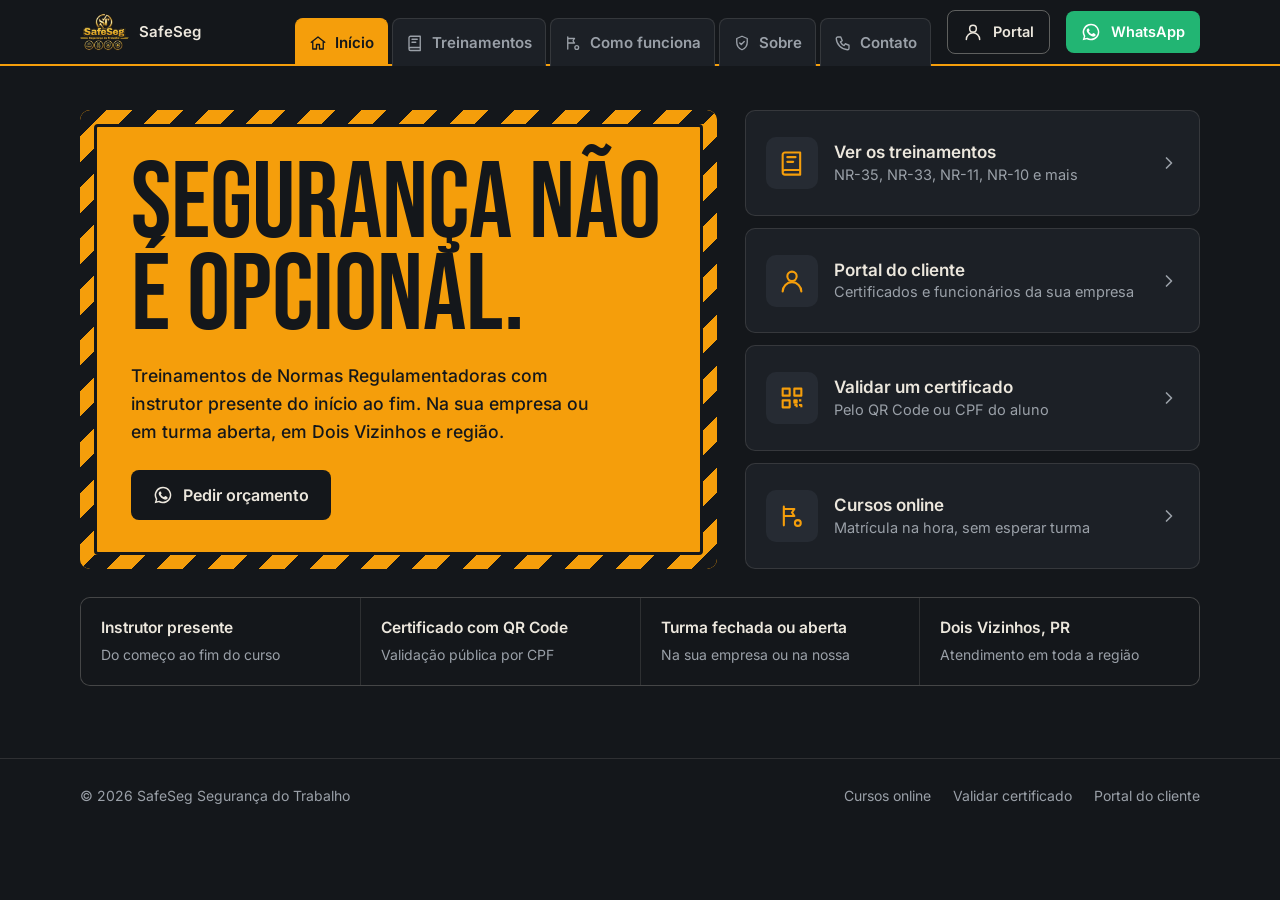
<file: novo/index.html>
<!DOCTYPE html><html lang="pt-BR"><head><meta charset="UTF-8"><title>SafeSeg Segurança do Trabalho</title><link rel="canonical" href="https://www.safeseg.eng.br/"><script>location.replace("/");</script><meta http-equiv="refresh" content="0; url=/"></head><body><a href="/">Abrir o site da SafeSeg</a></body></html>
</file>
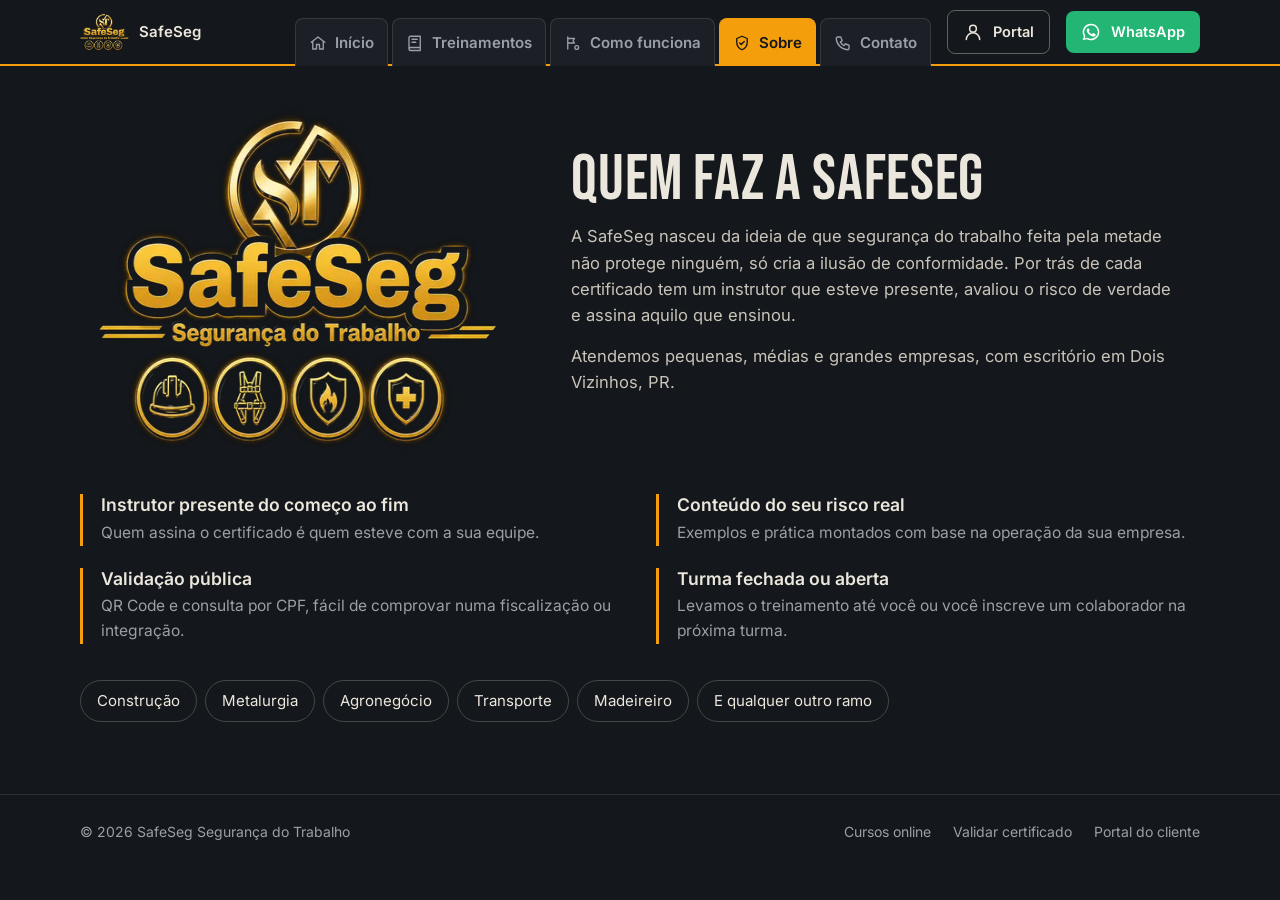
<file: diferenciais.html>
<!DOCTYPE html><html lang="pt-BR"><head><meta charset="UTF-8"><title>SafeSeg Segurança do Trabalho</title><link rel="canonical" href="https://www.safeseg.eng.br/#sobre"><script>location.replace("/#sobre");</script><meta http-equiv="refresh" content="0; url=/#sobre"></head><body><a href="/#sobre">Abrir o site da SafeSeg</a></body></html>
</file>
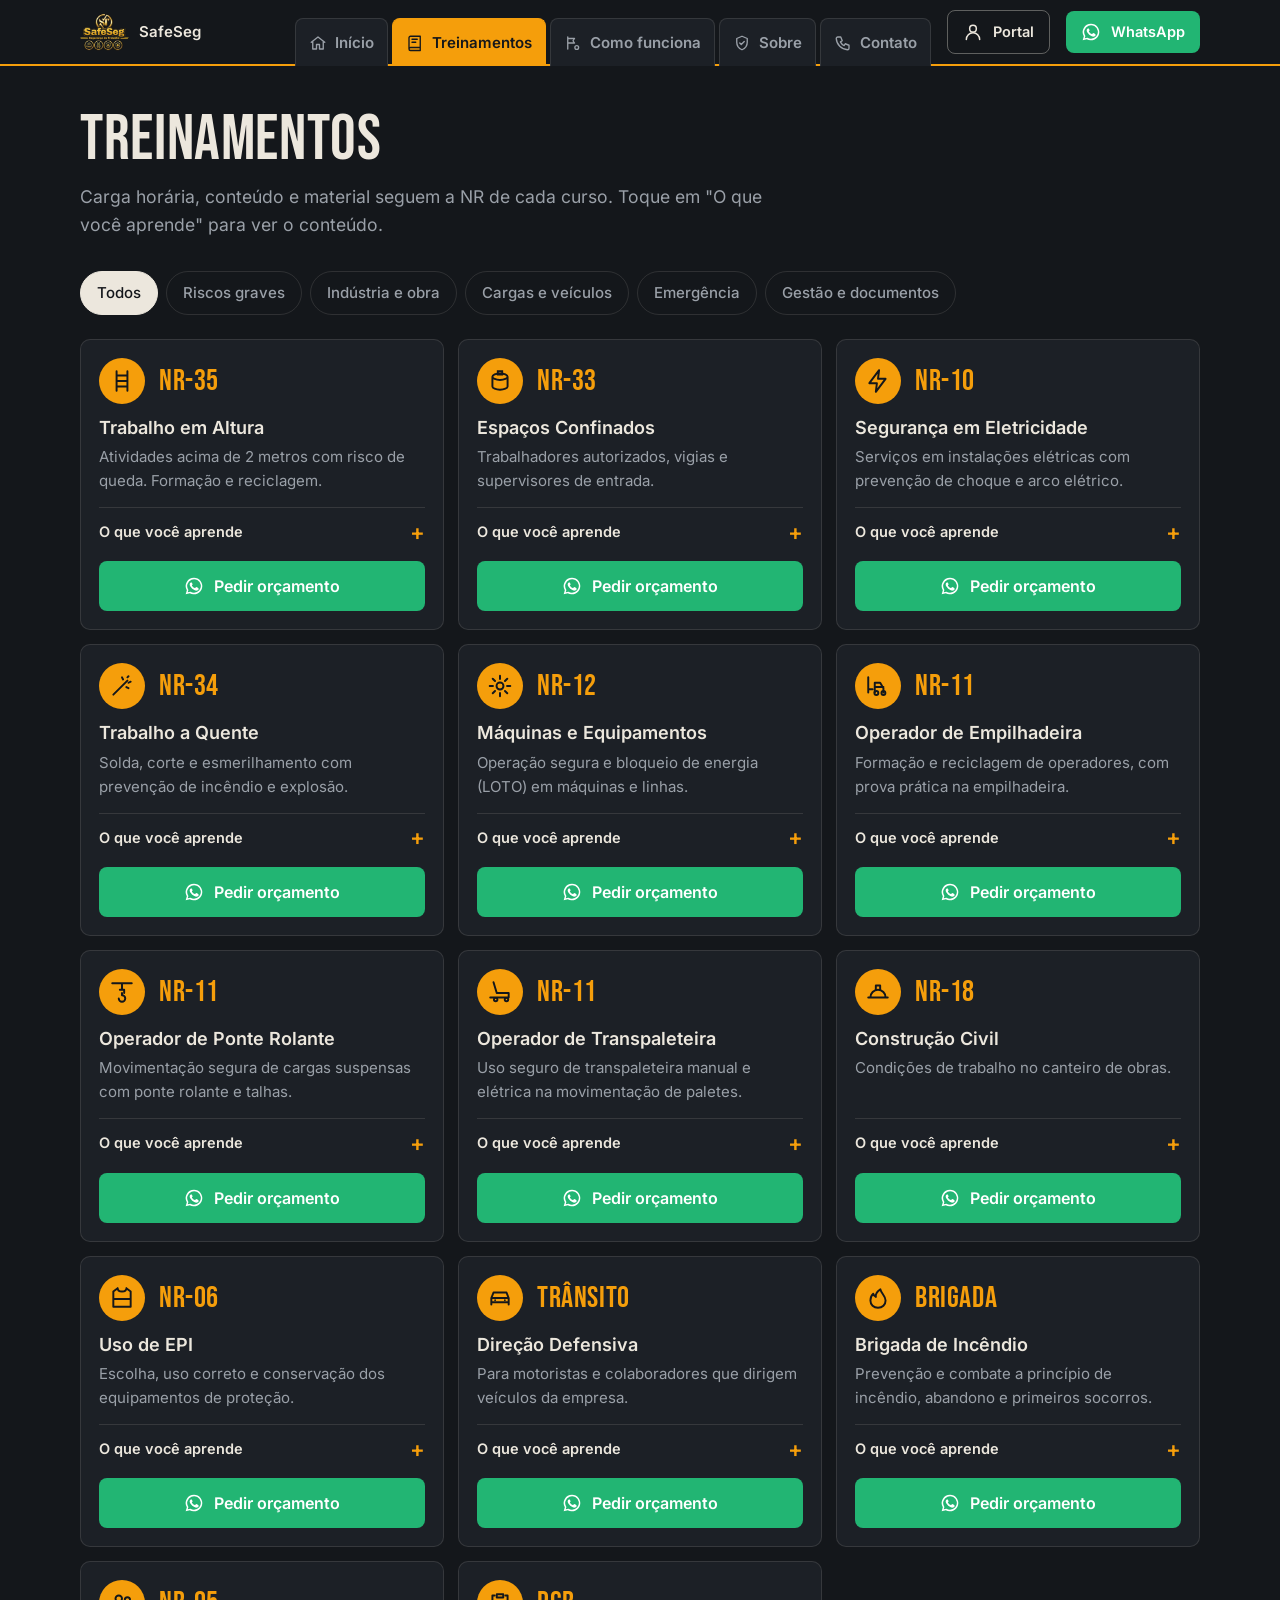
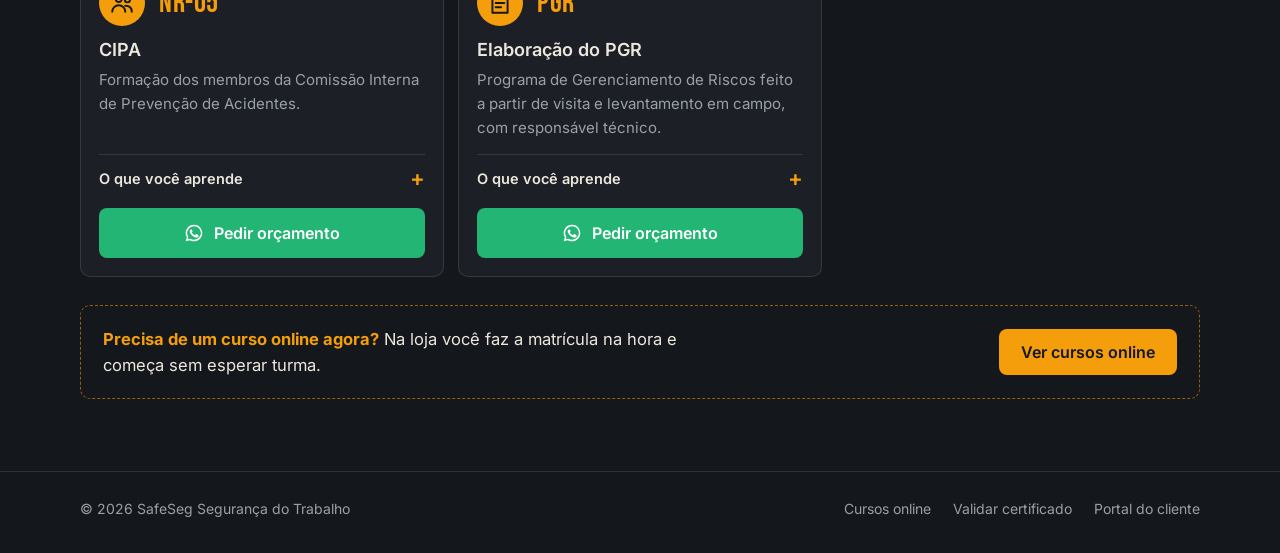
<file: treinamentos.html>
<!DOCTYPE html><html lang="pt-BR"><head><meta charset="UTF-8"><title>SafeSeg Segurança do Trabalho</title><link rel="canonical" href="https://www.safeseg.eng.br/#treinamentos"><script>location.replace("/#treinamentos");</script><meta http-equiv="refresh" content="0; url=/#treinamentos"></head><body><a href="/#treinamentos">Abrir o site da SafeSeg</a></body></html>
</file>
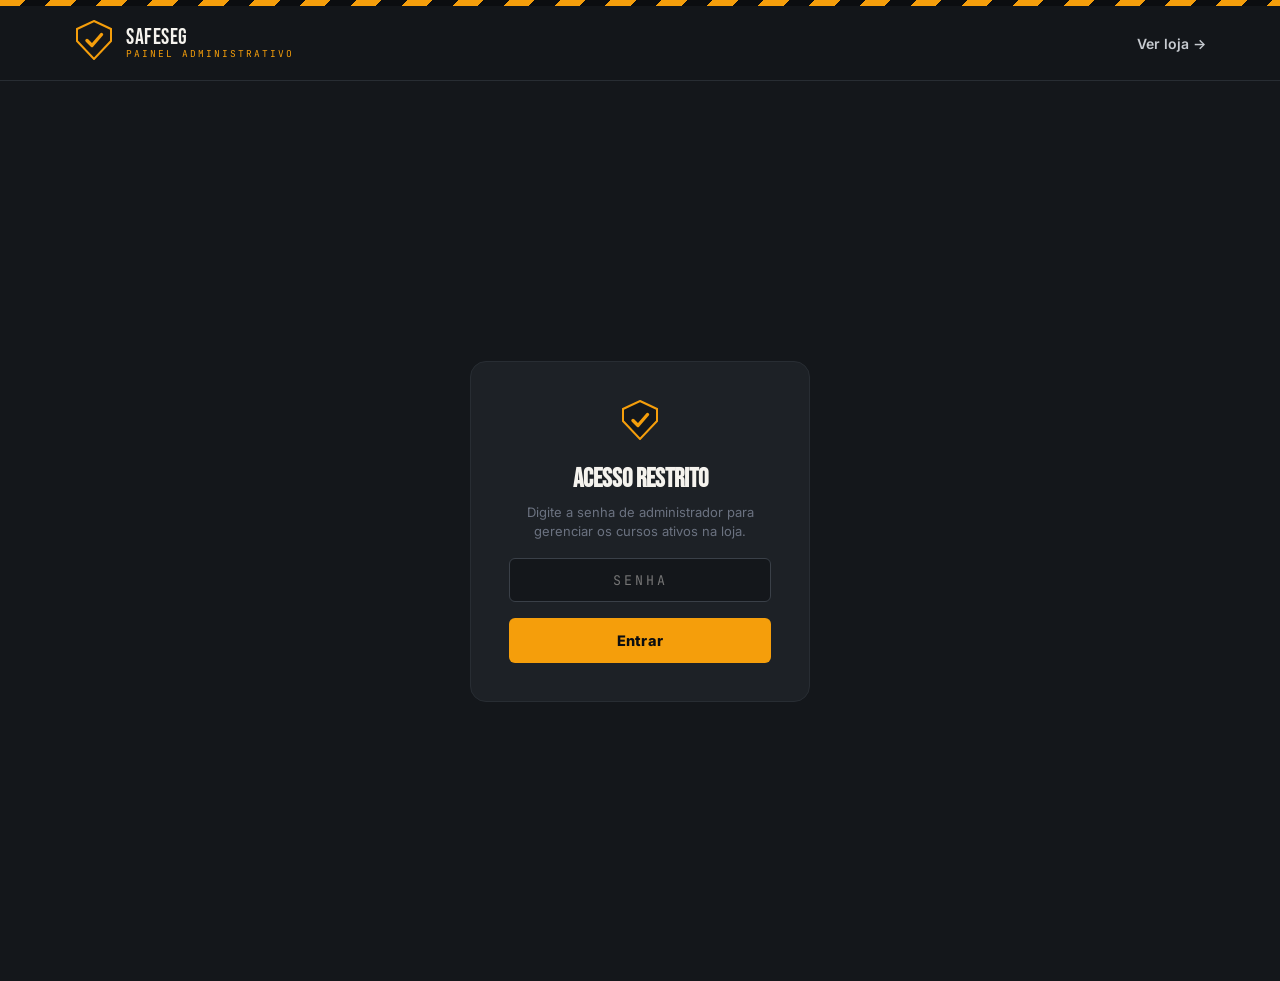
<file: loja/admin.html>
<!DOCTYPE html>
<html lang="pt-BR">
<head>
<meta charset="UTF-8">
<meta name="viewport" content="width=device-width, initial-scale=1.0">
<title>Admin — SafeSeg Online</title>
<link rel="stylesheet" href="assets/style.css">
<style>
  .admin-wrap{padding:34px 0 90px;}
  .notice{
    background:var(--graphite-800); border:1px solid var(--graphite-600); border-left:3px solid var(--amber);
    border-radius:var(--r-sm); padding:14px 16px; font-size:13px; color:var(--graphite-200); margin-bottom:22px;
  }
  .notice b{color:var(--amber-300);}
</style>
</head>
<body>

<div class="hazard-rule"></div>

<header class="site-header">
  <div class="container bar">
    <a href="index.html" class="brand">
      <span id="logoSlot"></span>
      <div class="brand-text">
        <span class="name">SafeSeg</span>
        <span class="sub">Painel Administrativo</span>
      </div>
    </a>
    <a class="nav-link" href="index.html">Ver loja →</a>
  </div>
</header>

<!-- Tela de senha -->
<div class="admin-lock" id="lockScreen">
  <div class="lock-card">
    <span id="logoSlot2"></span>
    <h2 style="font-family:var(--font-display); font-size:26px; margin:14px 0 4px;">Acesso restrito</h2>
    <p style="color:var(--graphite-400); font-size:13px; margin:0;">Digite a senha de administrador para gerenciar os cursos ativos na loja.</p>
    <input type="password" id="pwdInput" placeholder="SENHA" maxlength="20">
    <button class="btn btn-primary" onclick="tryLogin()">Entrar</button>
    <p id="pwdError" style="color:var(--danger); font-size:12.5px; margin-top:10px; display:none;">Senha incorreta.</p>
  </div>
</div>

<!-- Painel -->
<div class="container admin-wrap" id="adminPanel" style="display:none;">
  <div class="notice">
    <b>Como funciona:</b> desative um curso aqui para tirá-lo imediatamente da loja (ele some do catálogo e a página dele fica indisponível). Ative de novo a qualquer momento — nada é apagado. Esta senha protege apenas o acesso ao painel; para o controle valer para todos os visitantes do site (e não só neste navegador), configure a API do Google Sheets — veja o <b>LEIA-ME.md</b>. Os pedidos e status de pagamento ficam na aba <b>Pedidos</b> da planilha.
  </div>

  <div class="admin-topbar">
    <div>
      <h1 style="font-family:var(--font-display); font-size:32px; margin:0;">Cursos da loja</h1>
      <span class="badge-count" id="countBadge">— cursos · — ativos</span>
    </div>
    <div style="display:flex; gap:10px; align-items:center;">
      <span class="save-pill" id="savePill">sincronizado</span>
      <div class="search-box" style="width:260px;">
        <input id="adminSearch" placeholder="Buscar curso…">
      </div>
    </div>
  </div>

  <div class="admin-table-wrap">
    <table class="admin-table">
      <thead>
        <tr>
          <th style="width:60px;">Ativo</th>
          <th>Curso</th>
          <th style="width:110px;">Categoria</th>
          <th style="width:70px;">Carga</th>
          <th style="width:110px;">eSocial</th>
          <th style="width:110px;">Venda</th>
          <th style="width:70px;"></th>
        </tr>
      </thead>
      <tbody id="adminTbody"></tbody>
    </table>
  </div>
</div>

<script src="assets/app.js"></script>
<script>
document.getElementById('logoSlot').innerHTML = svgLogoMark();
document.getElementById('logoSlot2').innerHTML = svgLogoMark();

// Senha simples local — troque abaixo. Protege só o acesso ao painel neste navegador.
const ADMIN_PASS = "safeseg2026";
const SESSION_KEY = "safeseg_admin_ok";
const OVERRIDES_KEY = "safeseg_overrides_v1"; // usado quando não há API_BASE configurado

function tryLogin(){
  const val = document.getElementById('pwdInput').value;
  if(val === ADMIN_PASS){
    sessionStorage.setItem(SESSION_KEY, "1");
    showPanel();
  }else{
    document.getElementById('pwdError').style.display='block';
  }
}
document.getElementById('pwdInput').addEventListener('keydown', e=>{ if(e.key==='Enter') tryLogin(); });

let ALL = [];

function readOverrides(){
  try{ return JSON.parse(localStorage.getItem(OVERRIDES_KEY)) || {}; }catch(e){ return {}; }
}
function writeOverrides(ov){ localStorage.setItem(OVERRIDES_KEY, JSON.stringify(ov)); }

async function toggleCurso(slug, novoStatus){
  const pill = document.getElementById('savePill');
  pill.textContent = 'salvando…'; pill.className = 'save-pill saving';

  if(CONFIG.API_BASE){
    try{
      const resp = await fetch(`${CONFIG.API_BASE}?action=toggle`, {
        method:"POST",
        headers:{"Content-Type":"text/plain"},
        body: JSON.stringify({slug, ativo:novoStatus, senha:ADMIN_PASS})
      });
      const data = await resp.json();
      if(!data.ok) throw new Error(data.error||'Falha ao salvar');
      pill.textContent = 'sincronizado'; pill.className = 'save-pill saved';
      return;
    }catch(e){
      console.error(e);
      pill.textContent = 'erro ao salvar'; pill.className = 'save-pill';
      return;
    }
  }
  // fallback local
  const ov = readOverrides();
  ov[slug] = novoStatus;
  writeOverrides(ov);
  pill.textContent = 'salvo neste navegador'; pill.className = 'save-pill saved';
}

function applyOverrides(cursos){
  const ov = readOverrides();
  return cursos.map(c => ov.hasOwnProperty(c.slug) ? {...c, ativo:ov[c.slug]} : c);
}

function renderTable(){
  const term = document.getElementById('adminSearch').value.trim().toLowerCase();
  const tbody = document.getElementById('adminTbody');
  const list = ALL.filter(c => !term || c.nome.toLowerCase().includes(term) || c.categoria.toLowerCase().includes(term));
  tbody.innerHTML = list.map(c => `
    <tr class="${c.ativo?'':'inactive'}" data-slug="${c.slug}">
      <td><button class="toggle ${c.ativo?'on':''}" data-slug="${c.slug}"></button></td>
      <td>${c.nome}</td>
      <td><span class="cat-tag" style="background:${catInfo(c.categoria).color}22; color:${catInfo(c.categoria).color}; border:1px solid ${catInfo(c.categoria).color}55">${c.categoria}</span></td>
      <td>${c.carga_horaria}h</td>
      <td>R$ ${brl(c.valor_esocial)}</td>
      <td>R$ ${brl(c.valor_venda)}</td>
      <td><a href="curso.html?slug=${c.slug}" target="_blank" class="nav-link" style="font-size:12px;">ver ↗</a></td>
    </tr>
  `).join('');

  tbody.querySelectorAll('.toggle').forEach(btn=>{
    btn.addEventListener('click', async ()=>{
      const slug = btn.dataset.slug;
      const c = ALL.find(x=>x.slug===slug);
      const novo = !c.ativo;
      c.ativo = novo;
      btn.classList.toggle('on', novo);
      btn.closest('tr').classList.toggle('inactive', !novo);
      updateCountBadge();
      await toggleCurso(slug, novo);
    });
  });
}

function updateCountBadge(){
  const ativos = ALL.filter(c=>c.ativo).length;
  document.getElementById('countBadge').textContent = `${ALL.length} cursos · ${ativos} ativos na loja`;
}

async function showPanel(){
  document.getElementById('lockScreen').style.display='none';
  document.getElementById('adminPanel').style.display='block';
  let cursos = await getCursos();
  if(!CONFIG.API_BASE) cursos = applyOverrides(cursos);
  ALL = cursos;
  updateCountBadge();
  renderTable();
  document.getElementById('adminSearch').addEventListener('input', renderTable);
}

if(sessionStorage.getItem(SESSION_KEY) === "1") showPanel();
</script>
</body>
</html>
</file>
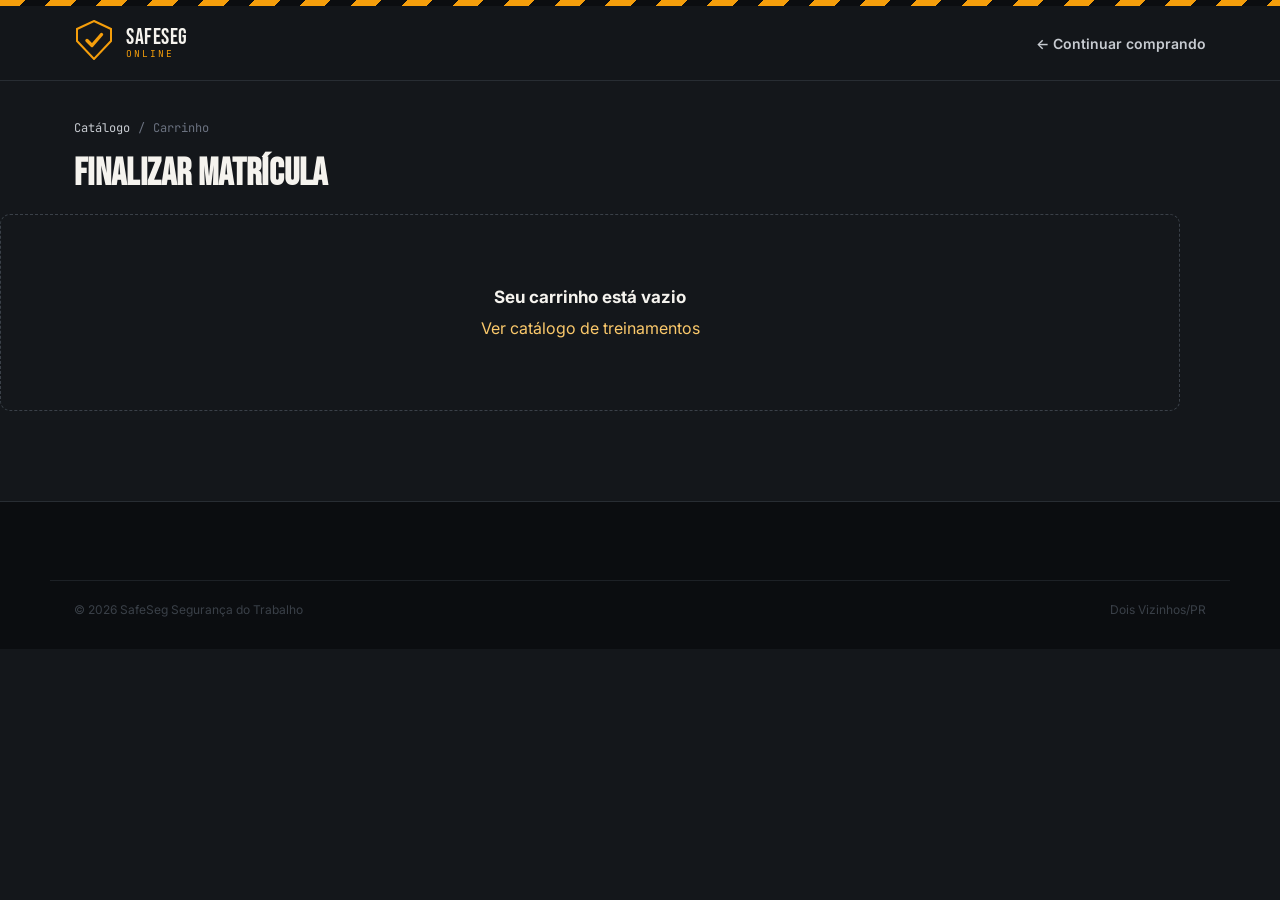
<file: loja/carrinho.html>
<!DOCTYPE html>
<html lang="pt-BR">
<head>
<meta charset="UTF-8">
<meta name="viewport" content="width=device-width, initial-scale=1.0">
<title>Carrinho e matrícula — SafeSeg Online</title>
<link rel="stylesheet" href="assets/style.css">
<style>
  .checkout-layout{display:grid; grid-template-columns:1fr 380px; gap:36px; padding:44px 0 90px; align-items:start;}
  @media (max-width:860px){.checkout-layout{grid-template-columns:1fr;}}
  .form-card{background:var(--graphite-800); border:1px solid var(--graphite-700); border-radius:var(--r-lg); padding:26px;}
  .form-card h2{font-family:var(--font-display); font-size:24px; margin:0 0 4px;}
  .form-card .hint{color:var(--graphite-400); font-size:13px; margin:0 0 20px;}
  .field{margin-bottom:16px;}
  .field label{display:block; font-size:12.5px; font-weight:600; color:var(--graphite-200); margin-bottom:6px;}
  .field input, .field select{
    width:100%; background:var(--graphite-900); border:1px solid var(--graphite-600); color:var(--paper);
    padding:11px 13px; border-radius:var(--r-sm); font-family:var(--font-body); font-size:14px;
  }
  .field input:focus, .field select:focus{outline:none; border-color:var(--amber);}
  .field-row{display:grid; grid-template-columns:1fr 1fr; gap:14px;}
  .line-list{border-top:1px solid var(--graphite-700); margin-top:6px;}
  .line{display:flex; justify-content:space-between; gap:10px; padding:14px 0; border-bottom:1px solid var(--graphite-700); font-size:13.5px;}
  .line .ln-name{color:var(--paper); font-weight:600;}
  .line .ln-meta{color:var(--graphite-400); font-family:var(--font-mono); font-size:11px; margin-top:3px;}
  .line .ln-qty{display:flex; align-items:center; gap:0; border:1px solid var(--graphite-600); border-radius:var(--r-sm); overflow:hidden; height:28px;}
  .line .ln-qty button{background:var(--graphite-700); color:var(--paper); border:none; width:26px; font-size:15px;}
  .line .ln-qty span{width:28px; text-align:center; font-family:var(--font-mono); font-size:12px;}
  .summary-card{background:var(--graphite-800); border:1px solid var(--graphite-700); border-radius:var(--r-lg); padding:24px; position:sticky; top:100px;}
  .summary-row{display:flex; justify-content:space-between; font-size:13.5px; color:var(--graphite-200); margin-bottom:10px;}
  .summary-total{display:flex; justify-content:space-between; align-items:center; margin:16px 0 20px; padding-top:16px; border-top:1px solid var(--graphite-700);}
  .summary-total b{font-family:var(--font-display); font-size:30px; color:var(--amber-300);}
  .pay-icons{display:flex; gap:10px; margin-top:16px; align-items:center; color:var(--graphite-400); font-size:11.5px;}
</style>
</head>
<body>

<div class="hazard-rule"></div>

<header class="site-header">
  <div class="container bar">
    <a href="index.html" class="brand">
      <span id="logoSlot"></span>
      <div class="brand-text">
        <span class="name">SafeSeg</span>
        <span class="sub">Online</span>
      </div>
    </a>
    <div class="nav-actions">
      <a class="nav-link" href="index.html">← Continuar comprando</a>
    </div>
  </div>
</header>

<div class="container" style="padding-top:38px;">
  <div class="breadcrumb"><a href="index.html">Catálogo</a> <span>/</span> <span>Carrinho</span></div>
  <h1 class="course-title" style="font-size:38px;">Finalizar matrícula</h1>
</div>

<div class="container checkout-layout" id="checkoutLayout">
  <div class="form-card">
    <h2>Itens do pedido</h2>
    <p class="hint">Confira as quantidades antes de prosseguir.</p>
    <div id="lineList" class="line-list"></div>
  </div>

  <div>
    <div class="form-card" style="margin-bottom:20px;">
      <h2>Seus dados</h2>
      <p class="hint">Usados para emitir o certificado e enviar o acesso ao curso.</p>
      <form id="buyerForm">
        <div class="field"><label>Nome completo</label><input type="text" name="nome" required></div>
        <div class="field-row">
          <div class="field"><label>CPF</label><input type="text" name="cpf" required placeholder="000.000.000-00"></div>
          <div class="field"><label>WhatsApp</label><input type="text" name="telefone" required placeholder="(00) 00000-0000"></div>
        </div>
        <div class="field"><label>E-mail</label><input type="email" name="email" required></div>
        <div class="field"><label>Endereço completo</label><input type="text" name="endereco" required placeholder="Rua, número, bairro, cidade/UF, CEP"></div>
        <div class="field"><label>Empresa (opcional)</label><input type="text" name="empresa"></div>
      </form>
    </div>

    <div class="summary-card">
      <div class="summary-row"><span>Subtotal</span><span id="sumSubtotal">R$ 0,00</span></div>
      <div class="summary-total"><span>Total</span><b id="sumTotal">R$ 0,00</b></div>
      <button class="btn btn-primary" id="checkoutBtn" onclick="finalizarPedido()">Pagar com Mercado Pago</button>
      <div class="pay-icons">Pix · Cartão de crédito · Boleto, via Mercado Pago</div>
    </div>
  </div>
</div>

<div class="container empty-state" id="cartEmptyMsg" style="display:none; margin:20px 0 90px;">
  <b>Seu carrinho está vazio</b>
  <a href="index.html" style="color:var(--amber-300)">Ver catálogo de treinamentos</a>
</div>

<footer class="site-footer">
  <div class="container footer-bottom">
    <span>© <span id="year"></span> SafeSeg Segurança do Trabalho</span>
    <span>Dois Vizinhos/PR</span>
  </div>
</footer>

<script src="assets/app.js"></script>
<script>
document.getElementById('logoSlot').innerHTML = svgLogoMark();
document.getElementById('year').textContent = new Date().getFullYear();

function renderLines(){
  const items = readCart();
  const layout = document.getElementById('checkoutLayout');
  const empty = document.getElementById('cartEmptyMsg');
  if(items.length===0){ layout.style.display='none'; empty.style.display='block'; return; }
  layout.style.display='grid'; empty.style.display='none';

  document.getElementById('lineList').innerHTML = items.map(i=>`
    <div class="line" data-slug="${i.slug}">
      <div>
        <div class="ln-name">${i.nome}</div>
        <div class="ln-meta">${catInfo(i.categoria).label} · ${i.carga}h · R$ ${brl(i.valor)} cada</div>
      </div>
      <div style="display:flex; flex-direction:column; align-items:flex-end; gap:8px;">
        <div class="ln-qty">
          <button data-act="dec">–</button><span>${i.qty}</span><button data-act="inc">+</button>
        </div>
        <div style="font-family:var(--font-display); font-size:16px; color:var(--amber-300)">R$ ${brl(i.qty*i.valor)}</div>
      </div>
    </div>
  `).join('');

  document.querySelectorAll('.line').forEach(row=>{
    const slug = row.dataset.slug;
    const it = items.find(i=>i.slug===slug);
    row.querySelector('[data-act="inc"]').onclick = ()=>setQty(slug, it.qty+1);
    row.querySelector('[data-act="dec"]').onclick = ()=>setQty(slug, it.qty-1);
  });

  document.getElementById('sumSubtotal').textContent = `R$ ${brl(cartTotal())}`;
  document.getElementById('sumTotal').textContent = `R$ ${brl(cartTotal())}`;
}
document.addEventListener('cart:changed', renderLines);
renderLines();

async function finalizarPedido(){
  const form = document.getElementById('buyerForm');
  if(!form.reportValidity()) return;
  const dados = Object.fromEntries(new FormData(form).entries());
  sessionStorage.setItem('safeseg_buyer', JSON.stringify(dados));
  await iniciarCheckout();
}
</script>
</body>
</html>
</file>
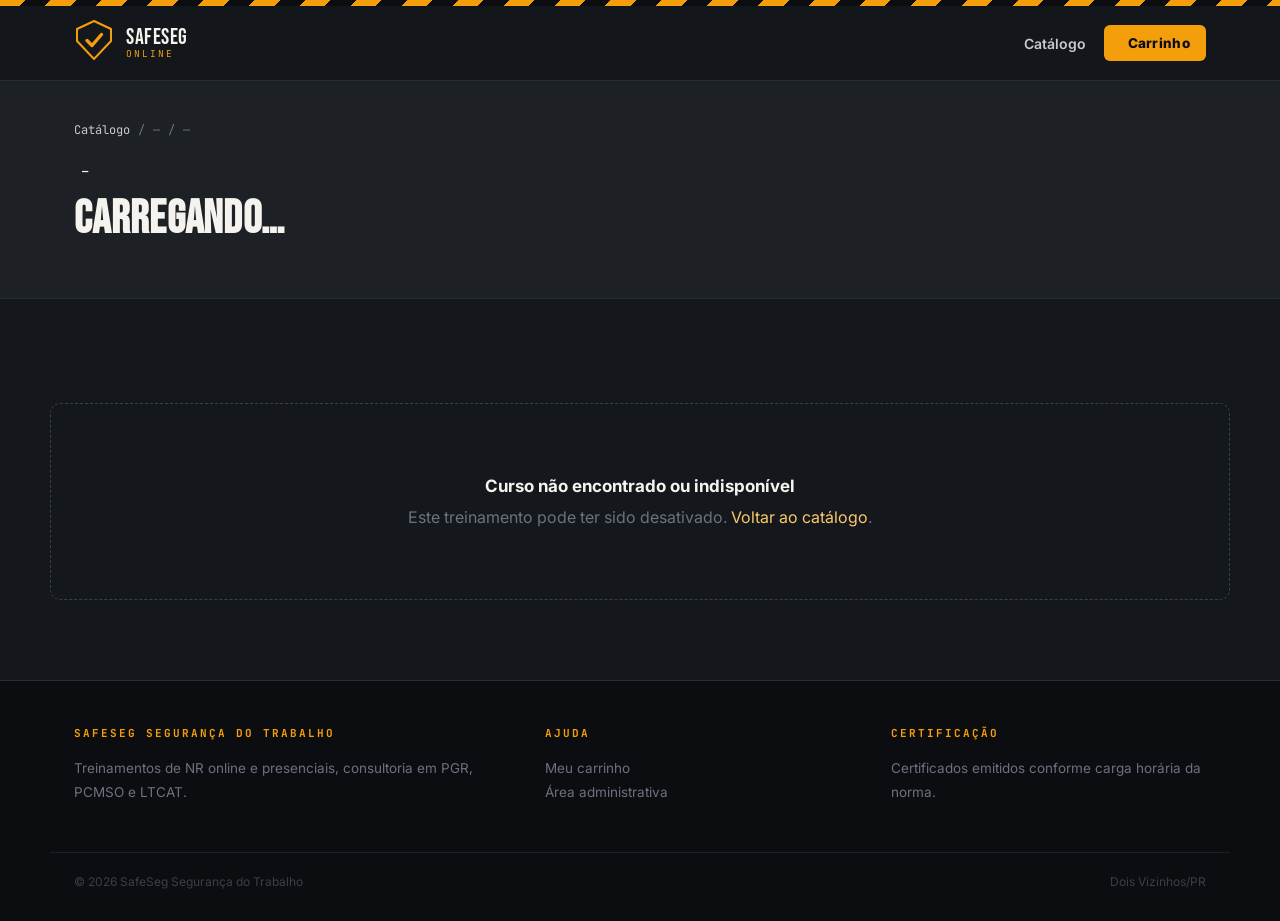
<file: loja/curso.html>
<!DOCTYPE html>
<html lang="pt-BR">
<head>
<meta charset="UTF-8">
<meta name="viewport" content="width=device-width, initial-scale=1.0">
<title id="pageTitle">Carregando curso… — SafeSeg Online</title>
<meta id="pageDesc" name="description" content="">
<link rel="stylesheet" href="assets/style.css">
</head>
<body>

<div class="hazard-rule"></div>

<header class="site-header">
  <div class="container bar">
    <a href="index.html" class="brand">
      <span id="logoSlot"></span>
      <div class="brand-text">
        <span class="name">SafeSeg</span>
        <span class="sub">Online</span>
      </div>
    </a>
    <div class="nav-actions">
      <a class="nav-link" href="index.html">Catálogo</a>
      <button class="cart-btn" data-open-cart>
        <span id="cartIconSlot"></span>
        <span>Carrinho</span>
        <span class="cart-count" style="display:none">0</span>
      </button>
    </div>
  </div>
</header>

<div class="course-hero">
  <div class="container">
    <div class="breadcrumb">
      <a href="index.html">Catálogo</a> <span>/</span> <span id="crumbCat">—</span> <span>/</span> <span id="crumbName">—</span>
    </div>
    <span class="cat-tag" id="catTag" style="margin-bottom:14px; display:inline-block;">—</span>
    <h1 class="course-title" id="courseTitle">Carregando…</h1>
    <div class="meta-row"></div>
  </div>
</div>

<div class="container course-layout" id="courseLayout" style="display:none;">
  <div>
    <div class="prose" id="courseProse"></div>

    <div id="relatedWrap" style="margin-top:50px;">
      <h3 class="related-title">Outros cursos da mesma área</h3>
      <div class="catalog-grid" id="relatedGrid"></div>
    </div>
  </div>

  <aside class="buy-card">
    <div class="buy-price"><small>R$</small><span id="priceVal">0,00</span></div>
    <div class="buy-note">Pagamento único · certificado liberado após conclusão</div>
    <button class="btn btn-primary" id="addBtn">Adicionar ao carrinho</button>
    <a href="carrinho.html" class="btn btn-ghost" id="buyNowBtn">Comprar agora</a>
    <ul class="trust-list" id="trustList"></ul>
  </aside>
</div>

<div class="container" id="notFoundState" style="display:none; padding:80px 0;">
  <div class="empty-state">
    <b>Curso não encontrado ou indisponível</b>
    Este treinamento pode ter sido desativado. <a href="index.html" style="color:var(--amber-300)">Voltar ao catálogo</a>.
  </div>
</div>

<footer class="site-footer">
  <div class="container footer-grid">
    <div>
      <h4>SafeSeg Segurança do Trabalho</h4>
      <p>Treinamentos de NR online e presenciais, consultoria em PGR, PCMSO e LTCAT.</p>
    </div>
    <div>
      <h4>Ajuda</h4>
      <p><a href="carrinho.html">Meu carrinho</a><br><a href="admin.html">Área administrativa</a></p>
    </div>
    <div>
      <h4>Certificação</h4>
      <p>Certificados emitidos conforme carga horária da norma.</p>
    </div>
  </div>
  <div class="container footer-bottom">
    <span>© <span id="year"></span> SafeSeg Segurança do Trabalho</span>
    <span>Dois Vizinhos/PR</span>
  </div>
</footer>

<div class="overlay" id="cartOverlay"></div>
<aside class="cart-drawer" id="cartDrawer">
  <div class="cart-header">
    <h3>Seu carrinho</h3>
    <button class="cart-close" id="cartClose">&times;</button>
  </div>
  <div class="cart-items" id="cartItems"></div>
  <div class="cart-footer" id="cartFooter" style="display:none;">
    <div class="cart-total-row">
      <span class="lbl">Total</span>
      <span class="val" id="cartTotalVal">R$ 0,00</span>
    </div>
    <button class="btn btn-primary" id="checkoutBtn" onclick="iniciarCheckout()">Finalizar matrícula</button>
    <a href="index.html" class="btn btn-ghost" style="display:block; text-align:center;">Continuar escolhendo cursos</a>
  </div>
</aside>

<script src="assets/app.js"></script>
<script>
document.getElementById('logoSlot').innerHTML = svgLogoMark();
document.getElementById('cartIconSlot').innerHTML = iconCart();
document.getElementById('year').textContent = new Date().getFullYear();

function programaGenerico(curso){
  // Descrição gerada a partir do nome/categoria — edite livremente por curso, se quiser.
  const ci = catInfo(curso.categoria);
  return `
    <h2>Sobre o treinamento</h2>
    <p>${curso.nome} é um curso 100% online da SafeSeg, com carga horária de ${curso.carga_horaria} horas, conteúdo alinhado às exigências da norma regulamentadora e certificado válido para registro no eSocial.</p>
    <p>Ideal para empresas e profissionais dos setores de construção civil, metalurgia, agroindústria, transporte e madeireiro que precisam manter a equipe qualificada e a documentação de SST em dia.</p>
    <div class="info-grid">
      <div class="info-box"><div class="k">Carga horária</div><div class="v">${curso.carga_horaria}h</div></div>
      <div class="info-box"><div class="k">Modalidade</div><div class="v">Online</div></div>
      <div class="info-box"><div class="k">Categoria</div><div class="v">${ci.label}</div></div>
      <div class="info-box"><div class="k">Certificado</div><div class="v">Digital · eSocial</div></div>
    </div>
    <h2>O que você recebe</h2>
    <ul>
      <li>Acesso ao conteúdo teórico completo, no seu ritmo</li>
      <li>Avaliação final para verificação de aproveitamento</li>
      <li>Certificado digital assinado, pronto para envio ao eSocial</li>
      <li>Suporte da equipe SafeSeg em caso de dúvidas</li>
    </ul>
    <h2>Para quem é este curso</h2>
    <p>Trabalhadores, supervisores e responsáveis técnicos que atuam em atividades relacionadas a ${ci.label.toLowerCase()}, e empresas que precisam comprovar a capacitação da equipe perante fiscalização e auditorias.</p>
  `;
}

(async function init(){
  const params = new URLSearchParams(location.search);
  const slug = params.get('slug');
  const curso = slug ? await getCursoBySlug(slug) : null;

  if(!curso || !curso.ativo){
    document.getElementById('notFoundState').style.display='block';
    return;
  }

  const ci = catInfo(curso.categoria);
  document.title = `${curso.nome} — SafeSeg Online`;
  document.getElementById('pageDesc').setAttribute('content', `${curso.nome} — curso online SafeSeg, ${curso.carga_horaria}h, certificado válido para o eSocial.`);
  document.getElementById('crumbCat').textContent = ci.label;
  document.getElementById('crumbName').textContent = curso.nome;
  document.getElementById('catTag').textContent = ci.label;
  document.getElementById('catTag').style.background = `${ci.color}22`;
  document.getElementById('catTag').style.color = ci.color;
  document.getElementById('catTag').style.border = `1px solid ${ci.color}55`;
  document.getElementById('courseTitle').textContent = curso.nome;
  document.querySelector('.meta-row').innerHTML = `
    <span class="meta-item">${iconClock()} ${curso.carga_horaria} horas</span>
    <span class="meta-item">${iconCert()} Certificado eSocial</span>
    <span class="meta-item">${iconInfinity()} Acesso ao concluir o curso</span>
  `;
  document.getElementById('priceVal').textContent = brl(curso.valor_venda);
  document.getElementById('trustList').innerHTML = `
    <li>${iconCheck()} <span>Certificado válido para envio ao eSocial</span></li>
    <li>${iconCheck()} <span>Acesso liberado imediatamente após a confirmação</span></li>
    <li>${iconCheck()} <span>Suporte direto com a equipe SafeSeg</span></li>
  `;
  document.getElementById('courseProse').innerHTML = programaGenerico(curso);
  document.getElementById('courseLayout').style.display = 'grid';

  document.getElementById('addBtn').onclick = ()=> addToCart(curso);
  document.getElementById('buyNowBtn').onclick = ()=> addToCart(curso);

  // relacionados
  const todos = await getCursos();
  const related = todos.filter(c=>c.ativo && c.categoria===curso.categoria && c.slug!==curso.slug).slice(0,3);
  const grid = document.getElementById('relatedGrid');
  if(related.length===0){ document.getElementById('relatedWrap').style.display='none'; }
  else{
    grid.innerHTML = related.map(c=>{
      const rci = catInfo(c.categoria);
      return `<a class="course-card" href="curso.html?slug=${c.slug}">
        <div class="risk-bar" style="background:${rci.color}"></div>
        <div class="card-body">
          <div class="card-top">
            <span class="cat-tag" style="background:${rci.color}22; color:${rci.color}; border:1px solid ${rci.color}55">${rci.label}</span>
            <span class="card-hours">${iconClock()} ${c.carga_horaria}h</span>
          </div>
          <div class="card-title">${c.nome}</div>
          <div class="card-bottom">
            <div class="card-price"><div class="label">Matrícula</div><div class="value"><small>R$</small>${brl(c.valor_venda)}</div></div>
          </div>
        </div>
      </a>`;
    }).join('');
  }
})();
</script>
</body>
</html>
</file>
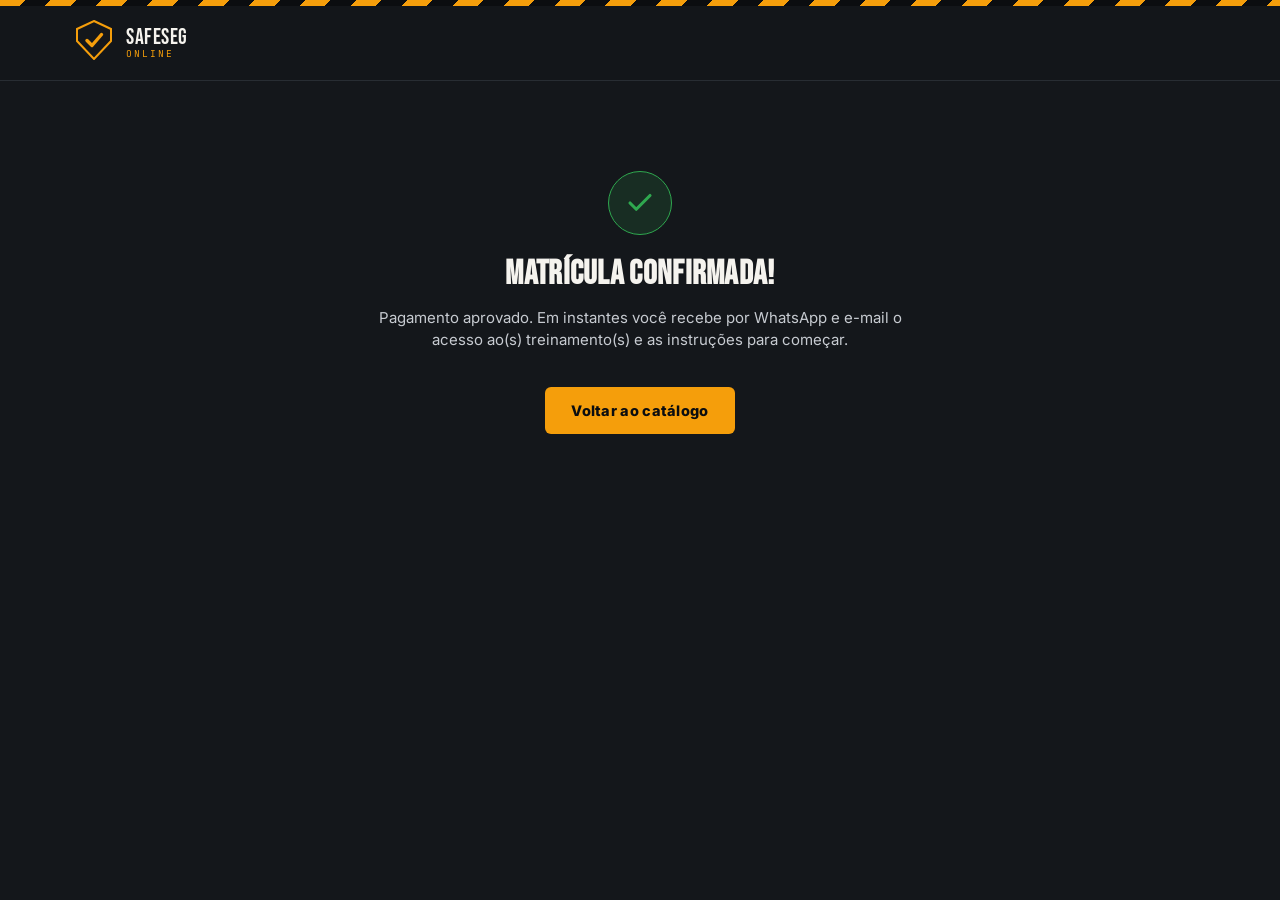
<file: loja/obrigado.html>
<!DOCTYPE html>
<html lang="pt-BR">
<head>
<meta charset="UTF-8">
<meta name="viewport" content="width=device-width, initial-scale=1.0">
<title>Sua matrícula — SafeSeg Online</title>
<link rel="stylesheet" href="assets/style.css">
</head>
<body>
<div class="hazard-rule"></div>
<header class="site-header">
  <div class="container bar">
    <a href="index.html" class="brand">
      <span id="logoSlot"></span>
      <div class="brand-text"><span class="name">SafeSeg</span><span class="sub">Online</span></div>
    </a>
  </div>
</header>

<div class="container" style="padding:90px 0; max-width:560px; text-align:center;">

  <div id="stateChecking">
    <div style="width:64px;height:64px;border-radius:50%;background:rgba(245,158,11,.12);border:1px solid var(--amber);display:flex;align-items:center;justify-content:center;margin:0 auto 22px;">
      <svg width="28" height="28" viewBox="0 0 24 24" fill="none" stroke="#F59E0B" stroke-width="2.5" stroke-linecap="round"><circle cx="12" cy="12" r="10" stroke-opacity=".3"/><path d="M12 2a10 10 0 0 1 10 10"><animateTransform attributeName="transform" type="rotate" from="0 12 12" to="360 12 12" dur="0.8s" repeatCount="indefinite"/></path></svg>
    </div>
    <h1 class="course-title" style="font-size:32px;">Confirmando seu pagamento…</h1>
    <p style="color:var(--graphite-200); font-size:15px;">Isso leva só alguns segundos. Não feche esta página.</p>
  </div>

  <div id="stateApproved" style="display:none;">
    <div style="width:64px;height:64px;border-radius:50%;background:rgba(47,168,79,.15);border:1px solid var(--safe);display:flex;align-items:center;justify-content:center;margin:0 auto 22px;">
      <svg width="30" height="30" viewBox="0 0 24 24" fill="none" stroke="#2FA84F" stroke-width="2.5" stroke-linecap="round" stroke-linejoin="round"><polyline points="20 6 9 17 4 12"/></svg>
    </div>
    <h1 class="course-title" style="font-size:34px;">Matrícula confirmada!</h1>
    <p style="color:var(--graphite-200); font-size:15px;">Pagamento aprovado. Em instantes você recebe por WhatsApp e e-mail o acesso ao(s) treinamento(s) e as instruções para começar.</p>
    <a href="index.html" class="btn btn-primary" style="display:inline-flex; width:auto; padding:13px 26px; margin-top:20px;">Voltar ao catálogo</a>
  </div>

  <div id="statePending" style="display:none;">
    <div style="width:64px;height:64px;border-radius:50%;background:rgba(245,158,11,.15);border:1px solid var(--amber);display:flex;align-items:center;justify-content:center;margin:0 auto 22px;">
      <svg width="28" height="28" viewBox="0 0 24 24" fill="none" stroke="#F59E0B" stroke-width="2.5" stroke-linecap="round"><circle cx="12" cy="12" r="10"/><polyline points="12 6 12 12 16 14"/></svg>
    </div>
    <h1 class="course-title" style="font-size:32px;">Pagamento em processamento</h1>
    <p style="color:var(--graphite-200); font-size:15px;">Recebemos seu pedido e estamos aguardando a confirmação (comum em Pix e boleto). Assim que for aprovado, avisamos por WhatsApp e e-mail.</p>
    <a href="index.html" class="btn btn-ghost" style="display:inline-flex; width:auto; padding:13px 26px; margin-top:20px;">Voltar ao catálogo</a>
  </div>

  <div id="stateFailed" style="display:none;">
    <div style="width:64px;height:64px;border-radius:50%;background:rgba(219,75,63,.15);border:1px solid var(--danger);display:flex;align-items:center;justify-content:center;margin:0 auto 22px;">
      <svg width="28" height="28" viewBox="0 0 24 24" fill="none" stroke="#DB4B3F" stroke-width="2.5" stroke-linecap="round"><line x1="18" y1="6" x2="6" y2="18"/><line x1="6" y1="6" x2="18" y2="18"/></svg>
    </div>
    <h1 class="course-title" style="font-size:32px;">Não conseguimos confirmar o pagamento</h1>
    <p style="color:var(--graphite-200); font-size:15px;">Nenhum valor foi cobrado com sucesso. Você pode tentar novamente ou falar com a gente pelo WhatsApp.</p>
    <a href="carrinho.html" class="btn btn-primary" style="display:inline-flex; width:auto; padding:13px 26px; margin-top:20px;">Tentar novamente</a>
  </div>

</div>

<script src="assets/app.js"></script>
<script>
document.getElementById('logoSlot').innerHTML = svgLogoMark();

const params = new URLSearchParams(location.search);
const orderId = params.get('order');

function show(id){
  ['stateChecking','stateApproved','statePending','stateFailed'].forEach(s=>{
    document.getElementById(s).style.display = (s===id) ? 'block' : 'none';
  });
}

async function checkStatus(attempt){
  if(!CONFIG.API_BASE || !orderId){
    // sem backend configurado ainda: fallback simples (Nível 1)
    show('stateApproved');
    localStorage.removeItem('safeseg_cart_v1');
    return;
  }
  try{
    const resp = await fetch(`${CONFIG.API_BASE}?action=order_status&order=${encodeURIComponent(orderId)}`);
    const data = await resp.json();
    if(data.status === 'aprovado'){
      show('stateApproved');
      localStorage.removeItem('safeseg_cart_v1');
      return;
    }
    if(data.status === 'recusado' || data.status === 'cancelado'){
      show('stateFailed');
      return;
    }
    // ainda pendente — tenta de novo por até ~30s (webhook pode demorar alguns segundos)
    if(attempt < 10){
      setTimeout(()=>checkStatus(attempt+1), 3000);
    }else{
      show('statePending');
    }
  }catch(e){
    console.error(e);
    if(attempt < 10){
      setTimeout(()=>checkStatus(attempt+1), 3000);
    }else{
      show('statePending');
    }
  }
}

checkStatus(0);
</script>
</body>
</html>
</file>
<file: loja/assets/style.css>
/* =========================================================
   SAFESEG LOJA — Design system
   Graphite / Amber industrial identity, extended for e-commerce
   ========================================================= */

@import url('https://fonts.googleapis.com/css2?family=Bebas+Neue&family=Inter:wght@400;500;600;700;800&family=JetBrains+Mono:wght@500;700&display=swap');

:root{
  --graphite-950:#0B0D10;
  --graphite-900:#14171B;
  --graphite-800:#1D2126;
  --graphite-700:#282D33;
  --graphite-600:#3A4048;
  --graphite-400:#6B7280;
  --graphite-200:#C7CBD1;
  --paper:#F5F3EE;
  --amber:#F59E0B;
  --amber-600:#D6820A;
  --amber-300:#FBC96B;
  --safe:#2FA84F;
  --danger:#DB4B3F;
  --r-sm:6px;
  --r-md:10px;
  --r-lg:16px;
  --shadow-card: 0 1px 2px rgba(0,0,0,.35), 0 8px 24px -12px rgba(0,0,0,.55);
  --font-display:'Bebas Neue', sans-serif;
  --font-body:'Inter', system-ui, sans-serif;
  --font-mono:'JetBrains Mono', monospace;
}

/* category risk colors — mirrors the SafeSeg APR catalog convention */
:root{
  --cat-alto:#DB4B3F;      /* NR-10, NR-12, NR-33, NR-35, NR-20, NR-18, NR-11 */
  --cat-medio:#F59E0B;     /* NR-06, NR-17, NR-23, NR-26, RAC, TBSSMA */
  --cat-gestao:#3B82A6;    /* NR-05, comissões, saúde ocupacional */
  --cat-geral:#6B9B5C;     /* primeiros socorros, psicossocial, diversos */
}

*{box-sizing:border-box;}
html{scroll-behavior:smooth;}
body{
  margin:0;
  background:var(--graphite-900);
  color:var(--paper);
  font-family:var(--font-body);
  -webkit-font-smoothing:antialiased;
  line-height:1.5;
}
img{max-width:100%;display:block;}
a{color:inherit;text-decoration:none;}
button{font-family:inherit;cursor:pointer;}
::selection{background:var(--amber);color:var(--graphite-950);}

@media (prefers-reduced-motion: reduce){
  *{animation-duration:0.01ms !important; transition-duration:0.01ms !important;}
}

.container{max-width:1180px;margin:0 auto;padding:0 24px;}

/* ---------- Hazard stripe rule ---------- */
.hazard-rule{
  height:6px;
  background:repeating-linear-gradient(135deg, var(--amber) 0 18px, var(--graphite-950) 18px 36px);
}

/* ---------- Header ---------- */
.site-header{
  position:sticky; top:0; z-index:50;
  background:rgba(20,23,27,.92);
  backdrop-filter:blur(10px);
  border-bottom:1px solid var(--graphite-700);
}
.site-header .bar{
  display:flex; align-items:center; justify-content:space-between;
  padding:14px 24px;
}
.brand{display:flex; align-items:center; gap:12px;}
.brand-mark{width:40px;height:40px;flex-shrink:0;}
.brand-text{display:flex; flex-direction:column; line-height:1;}
.brand-text .name{font-family:var(--font-display); font-size:22px; letter-spacing:.5px; color:var(--paper);}
.brand-text .sub{font-family:var(--font-mono); font-size:9.5px; letter-spacing:2px; color:var(--amber); text-transform:uppercase;}

.nav-actions{display:flex; align-items:center; gap:18px;}
.nav-link{font-size:14px; font-weight:600; color:var(--graphite-200); transition:color .15s;}
.nav-link:hover{color:var(--amber-300);}

.cart-btn{
  position:relative;
  display:flex; align-items:center; gap:8px;
  background:var(--amber); color:var(--graphite-950);
  border:none; border-radius:var(--r-sm);
  padding:10px 16px; font-weight:800; font-size:13.5px;
  letter-spacing:.3px;
  transition:transform .15s, background .15s;
}
.cart-btn:hover{background:var(--amber-300); transform:translateY(-1px);}
.cart-count{
  background:var(--graphite-950); color:var(--amber);
  border-radius:999px; min-width:20px; height:20px; padding:0 5px;
  display:flex; align-items:center; justify-content:center;
  font-size:11px; font-family:var(--font-mono);
}

/* ---------- Hero ---------- */
.hero{
  position:relative; overflow:hidden;
  background:
    linear-gradient(180deg, rgba(11,13,16,.2), var(--graphite-900) 88%),
    repeating-linear-gradient(135deg, var(--graphite-800) 0 2px, transparent 2px 34px);
  padding:76px 0 56px;
  border-bottom:1px solid var(--graphite-700);
}
.hero-eyebrow{
  font-family:var(--font-mono); font-size:12px; letter-spacing:3px;
  color:var(--amber); text-transform:uppercase; margin-bottom:14px;
  display:flex; align-items:center; gap:10px;
}
.hero-eyebrow::before{content:'';width:26px;height:2px;background:var(--amber);display:inline-block;}
.hero h1{
  font-family:var(--font-display); font-size:clamp(40px,6vw,74px);
  line-height:.95; letter-spacing:.5px; margin:0 0 18px;
  color:var(--paper);
}
.hero h1 em{font-style:normal; color:var(--amber);}
.hero p{max-width:560px; color:var(--graphite-200); font-size:16.5px; margin:0 0 30px;}
.hero-stats{display:flex; gap:34px; flex-wrap:wrap; margin-top:8px;}
.hero-stat b{font-family:var(--font-display); font-size:30px; color:var(--paper); display:block;}
.hero-stat span{font-family:var(--font-mono); font-size:11px; color:var(--graphite-400); text-transform:uppercase; letter-spacing:1px;}

/* ---------- Filters ---------- */
.filters-bar{
  position:sticky; top:69px; z-index:40;
  background:var(--graphite-900);
  border-bottom:1px solid var(--graphite-700);
  padding:16px 0;
}
.filters-row{display:flex; align-items:center; gap:10px; flex-wrap:wrap;}
.search-box{
  flex:1; min-width:200px;
  display:flex; align-items:center; gap:8px;
  background:var(--graphite-800); border:1px solid var(--graphite-700);
  border-radius:var(--r-sm); padding:9px 12px;
}
.search-box input{
  background:transparent; border:none; outline:none; color:var(--paper);
  font-family:var(--font-body); font-size:14px; width:100%;
}
.search-box input::placeholder{color:var(--graphite-400);}
.chip{
  border:1px solid var(--graphite-600); background:var(--graphite-800);
  color:var(--graphite-200); font-size:12.5px; font-weight:600;
  padding:8px 14px; border-radius:999px; white-space:nowrap;
  transition:all .15s;
}
.chip:hover{border-color:var(--amber);}
.chip.active{background:var(--amber); color:var(--graphite-950); border-color:var(--amber);}
.chip-scroll{display:flex; gap:8px; overflow-x:auto; padding-bottom:2px; scrollbar-width:thin;}
.chip-scroll::-webkit-scrollbar{height:5px;}
.chip-scroll::-webkit-scrollbar-thumb{background:var(--graphite-600); border-radius:99px;}

/* ---------- Catalog grid ---------- */
.catalog-section{padding:44px 0 90px;}
.catalog-grid{
  display:grid; grid-template-columns:repeat(auto-fill, minmax(272px,1fr));
  gap:18px; margin-top:24px;
}
.course-card{
  background:var(--graphite-800); border:1px solid var(--graphite-700);
  border-radius:var(--r-md); overflow:hidden;
  display:flex; flex-direction:column;
  transition:transform .18s, border-color .18s, box-shadow .18s;
}
.course-card:hover{transform:translateY(-3px); border-color:var(--graphite-600); box-shadow:var(--shadow-card);}
.course-card .risk-bar{height:4px; width:100%;}
.course-card .card-body{padding:18px 18px 16px; display:flex; flex-direction:column; gap:10px; flex:1;}
.card-top{display:flex; align-items:center; justify-content:space-between; gap:8px;}
.cat-tag{
  font-family:var(--font-mono); font-size:10.5px; font-weight:700; letter-spacing:1px;
  padding:3px 8px; border-radius:4px; text-transform:uppercase;
}
.card-hours{font-family:var(--font-mono); font-size:11.5px; color:var(--graphite-400); display:flex; align-items:center; gap:5px;}
.card-title{
  font-size:15px; font-weight:700; color:var(--paper); line-height:1.32;
  min-height:39px;
  display:-webkit-box; -webkit-line-clamp:2; -webkit-box-orient:vertical; overflow:hidden;
}
.card-bottom{margin-top:auto; display:flex; align-items:flex-end; justify-content:space-between; gap:10px; padding-top:6px;}
.card-price .label{font-size:10px; color:var(--graphite-400); text-transform:uppercase; letter-spacing:.5px;}
.card-price .value{font-family:var(--font-display); font-size:26px; color:var(--amber-300); letter-spacing:.3px;}
.card-price .value small{font-family:var(--font-body); font-size:13px; font-weight:600; margin-right:2px;}
.icon-btn{
  background:var(--graphite-700); border:1px solid var(--graphite-600); color:var(--paper);
  width:38px; height:38px; border-radius:var(--r-sm); display:flex; align-items:center; justify-content:center;
  transition:all .15s; flex-shrink:0;
}
.icon-btn:hover{background:var(--amber); border-color:var(--amber); color:var(--graphite-950);}
.icon-btn svg{width:17px;height:17px;}

.empty-state{
  text-align:center; padding:70px 20px; color:var(--graphite-400);
  border:1px dashed var(--graphite-600); border-radius:var(--r-md); margin-top:24px;
}
.empty-state b{color:var(--paper); display:block; font-size:17px; margin-bottom:6px;}

/* ---------- Course detail page ---------- */
.course-hero{
  background:var(--graphite-800); border-bottom:1px solid var(--graphite-700);
  padding:40px 0 34px;
}
.breadcrumb{font-family:var(--font-mono); font-size:12px; color:var(--graphite-400); margin-bottom:18px; display:flex; gap:8px; align-items:center;}
.breadcrumb a{color:var(--graphite-200);}
.breadcrumb a:hover{color:var(--amber);}
.course-layout{display:grid; grid-template-columns:1fr 340px; gap:40px; padding:44px 0 90px; align-items:start;}
@media (max-width:860px){.course-layout{grid-template-columns:1fr;}}

.course-title{font-family:var(--font-display); font-size:clamp(30px,4.4vw,46px); line-height:1.02; letter-spacing:.3px; margin:0 0 14px;}
.meta-row{display:flex; gap:22px; flex-wrap:wrap; margin-bottom:6px;}
.meta-item{display:flex; align-items:center; gap:8px; font-size:13.5px; color:var(--graphite-200);}
.meta-item svg{width:16px;height:16px; color:var(--amber);}

.buy-card{
  background:var(--graphite-800); border:1px solid var(--graphite-700); border-radius:var(--r-lg);
  padding:24px; position:sticky; top:150px; box-shadow:var(--shadow-card);
}
.buy-price{font-family:var(--font-display); font-size:44px; color:var(--amber-300); line-height:1; margin-bottom:2px;}
.buy-price small{font-family:var(--font-body); font-weight:700; font-size:18px; margin-right:4px; color:var(--paper);}
.buy-note{font-size:12.5px; color:var(--graphite-400); margin-bottom:20px;}
.btn{
  display:flex; align-items:center; justify-content:center; gap:8px;
  width:100%; padding:14px 18px; border-radius:var(--r-sm); border:none;
  font-weight:800; font-size:14.5px; letter-spacing:.3px; transition:all .15s;
}
.btn-primary{background:var(--amber); color:var(--graphite-950);}
.btn-primary:hover{background:var(--amber-300); transform:translateY(-1px);}
.btn-ghost{background:transparent; border:1px solid var(--graphite-600); color:var(--paper); margin-top:10px;}
.btn-ghost:hover{border-color:var(--amber); color:var(--amber-300);}
.trust-list{list-style:none; padding:18px 0 0; margin:18px 0 0; border-top:1px solid var(--graphite-700); display:flex; flex-direction:column; gap:10px;}
.trust-list li{display:flex; gap:9px; align-items:flex-start; font-size:12.5px; color:var(--graphite-200);}
.trust-list svg{width:15px;height:15px; color:var(--safe); flex-shrink:0; margin-top:1px;}

.prose h2{font-family:var(--font-display); font-size:24px; letter-spacing:.3px; margin:34px 0 12px;}
.prose h2:first-child{margin-top:0;}
.prose p{color:var(--graphite-200); font-size:15px; margin:0 0 14px;}
.prose ul{color:var(--graphite-200); font-size:14.5px; padding-left:20px; margin:0 0 14px;}
.prose li{margin-bottom:6px;}
.info-grid{display:grid; grid-template-columns:repeat(auto-fit,minmax(150px,1fr)); gap:14px; margin:18px 0 6px;}
.info-box{background:var(--graphite-800); border:1px solid var(--graphite-700); border-radius:var(--r-md); padding:14px 16px;}
.info-box .k{font-family:var(--font-mono); font-size:10px; color:var(--graphite-400); text-transform:uppercase; letter-spacing:1px; margin-bottom:6px;}
.info-box .v{font-weight:700; font-size:15px; color:var(--paper);}

/* related */
.related-title{font-family:var(--font-display); font-size:26px; margin:0 0 18px;}

/* ---------- Cart drawer ---------- */
.overlay{position:fixed; inset:0; background:rgba(0,0,0,.55); z-index:90; opacity:0; pointer-events:none; transition:opacity .2s;}
.overlay.open{opacity:1; pointer-events:auto;}
.cart-drawer{
  position:fixed; top:0; right:0; height:100%; width:400px; max-width:92vw;
  background:var(--graphite-800); border-left:1px solid var(--graphite-700);
  z-index:95; transform:translateX(100%); transition:transform .28s cubic-bezier(.16,.84,.44,1);
  display:flex; flex-direction:column;
}
.cart-drawer.open{transform:translateX(0);}
.cart-header{padding:20px 22px; border-bottom:1px solid var(--graphite-700); display:flex; align-items:center; justify-content:space-between;}
.cart-header h3{font-family:var(--font-display); font-size:22px; margin:0; letter-spacing:.3px;}
.cart-close{background:none; border:none; color:var(--graphite-200); font-size:22px; line-height:1;}
.cart-items{flex:1; overflow-y:auto; padding:14px 22px;}
.cart-item{display:flex; gap:12px; padding:14px 0; border-bottom:1px solid var(--graphite-700);}
.cart-item .ci-title{font-size:13.5px; font-weight:600; color:var(--paper); line-height:1.3; margin-bottom:6px;}
.cart-item .ci-meta{font-family:var(--font-mono); font-size:11px; color:var(--graphite-400); margin-bottom:8px;}
.ci-controls{display:flex; align-items:center; justify-content:space-between;}
.qty-ctrl{display:flex; align-items:center; gap:0; border:1px solid var(--graphite-600); border-radius:var(--r-sm); overflow:hidden;}
.qty-ctrl button{background:var(--graphite-700); color:var(--paper); border:none; width:26px; height:26px; font-size:15px;}
.qty-ctrl span{width:30px; text-align:center; font-family:var(--font-mono); font-size:12.5px;}
.ci-price{font-family:var(--font-display); font-size:17px; color:var(--amber-300);}
.ci-remove{background:none; border:none; color:var(--graphite-400); font-size:12px; text-decoration:underline; margin-top:8px;}
.ci-remove:hover{color:var(--danger);}
.cart-footer{padding:20px 22px; border-top:1px solid var(--graphite-700);}
.cart-total-row{display:flex; justify-content:space-between; align-items:center; margin-bottom:16px;}
.cart-total-row .lbl{font-size:13px; color:var(--graphite-200); text-transform:uppercase; letter-spacing:.5px;}
.cart-total-row .val{font-family:var(--font-display); font-size:30px; color:var(--amber-300);}
.cart-empty{padding:60px 20px; text-align:center; color:var(--graphite-400);}

/* ---------- Footer ---------- */
.site-footer{border-top:1px solid var(--graphite-700); padding:44px 0 30px; background:var(--graphite-950);}
.footer-grid{display:grid; grid-template-columns:1.4fr 1fr 1fr; gap:30px;}
@media (max-width:640px){.footer-grid{grid-template-columns:1fr;}}
.footer-grid h4{font-family:var(--font-mono); font-size:11px; letter-spacing:2px; color:var(--amber); text-transform:uppercase; margin:0 0 14px;}
.footer-grid p, .footer-grid a{color:var(--graphite-400); font-size:13.5px; line-height:1.8;}
.footer-grid a:hover{color:var(--amber-300);}
.footer-bottom{margin-top:34px; padding-top:20px; border-top:1px solid var(--graphite-800); font-size:12px; color:var(--graphite-600); display:flex; justify-content:space-between; flex-wrap:wrap; gap:8px;}

/* ---------- toast ---------- */
.toast{
  position:fixed; bottom:26px; left:50%; transform:translateX(-50%) translateY(20px);
  background:var(--graphite-950); border:1px solid var(--amber); color:var(--paper);
  padding:13px 22px; border-radius:var(--r-sm); font-size:13.5px; font-weight:600;
  z-index:120; opacity:0; pointer-events:none; transition:all .25s; display:flex; align-items:center; gap:10px;
}
.toast.show{opacity:1; transform:translateX(-50%) translateY(0);}
.toast svg{width:16px;height:16px; color:var(--safe);}

/* ---------- admin ---------- */
.admin-lock{min-height:100vh; display:flex; align-items:center; justify-content:center;}
.lock-card{background:var(--graphite-800); border:1px solid var(--graphite-700); border-radius:var(--r-lg); padding:38px; width:340px; text-align:center;}
.lock-card input{width:100%; background:var(--graphite-900); border:1px solid var(--graphite-600); color:var(--paper); padding:12px; border-radius:var(--r-sm); margin:16px 0; font-family:var(--font-mono); text-align:center; letter-spacing:3px;}
.admin-table-wrap{overflow-x:auto; margin-top:18px; border:1px solid var(--graphite-700); border-radius:var(--r-md);}
table.admin-table{width:100%; border-collapse:collapse; font-size:13.5px;}
.admin-table th{background:var(--graphite-800); text-align:left; padding:12px 14px; font-family:var(--font-mono); font-size:10.5px; text-transform:uppercase; letter-spacing:1px; color:var(--graphite-400); border-bottom:1px solid var(--graphite-700); position:sticky; top:0;}
.admin-table td{padding:11px 14px; border-bottom:1px solid var(--graphite-800); color:var(--graphite-200); vertical-align:middle;}
.admin-table tr:last-child td{border-bottom:none;}
.admin-table tr.inactive td{opacity:.45;}
.toggle{
  position:relative; width:46px; height:25px; border-radius:99px; border:none; background:var(--graphite-600); flex-shrink:0;
  transition:background .18s;
}
.toggle::after{content:'';position:absolute; top:3px; left:3px; width:19px; height:19px; border-radius:50%; background:var(--paper); transition:transform .18s;}
.toggle.on{background:var(--safe);}
.toggle.on::after{transform:translateX(21px);}
.admin-topbar{display:flex; align-items:center; justify-content:space-between; flex-wrap:wrap; gap:14px; margin-bottom:8px;}
.badge-count{font-family:var(--font-mono); font-size:12px; color:var(--graphite-400);}
.save-pill{font-family:var(--font-mono); font-size:11.5px; padding:6px 12px; border-radius:99px; background:var(--graphite-800); border:1px solid var(--graphite-600); color:var(--graphite-400);}
.save-pill.saved{border-color:var(--safe); color:var(--safe);}
.save-pill.saving{border-color:var(--amber); color:var(--amber);}

/* utility */
.mt-0{margin-top:0;}
.text-center{text-align:center;}
.skel{background:linear-gradient(90deg, var(--graphite-800) 25%, var(--graphite-700) 37%, var(--graphite-800) 63%); background-size:400% 100%; animation:skel 1.4s ease infinite;}
@keyframes skel{0%{background-position:100% 0}100%{background-position:0 0}}
</file>
